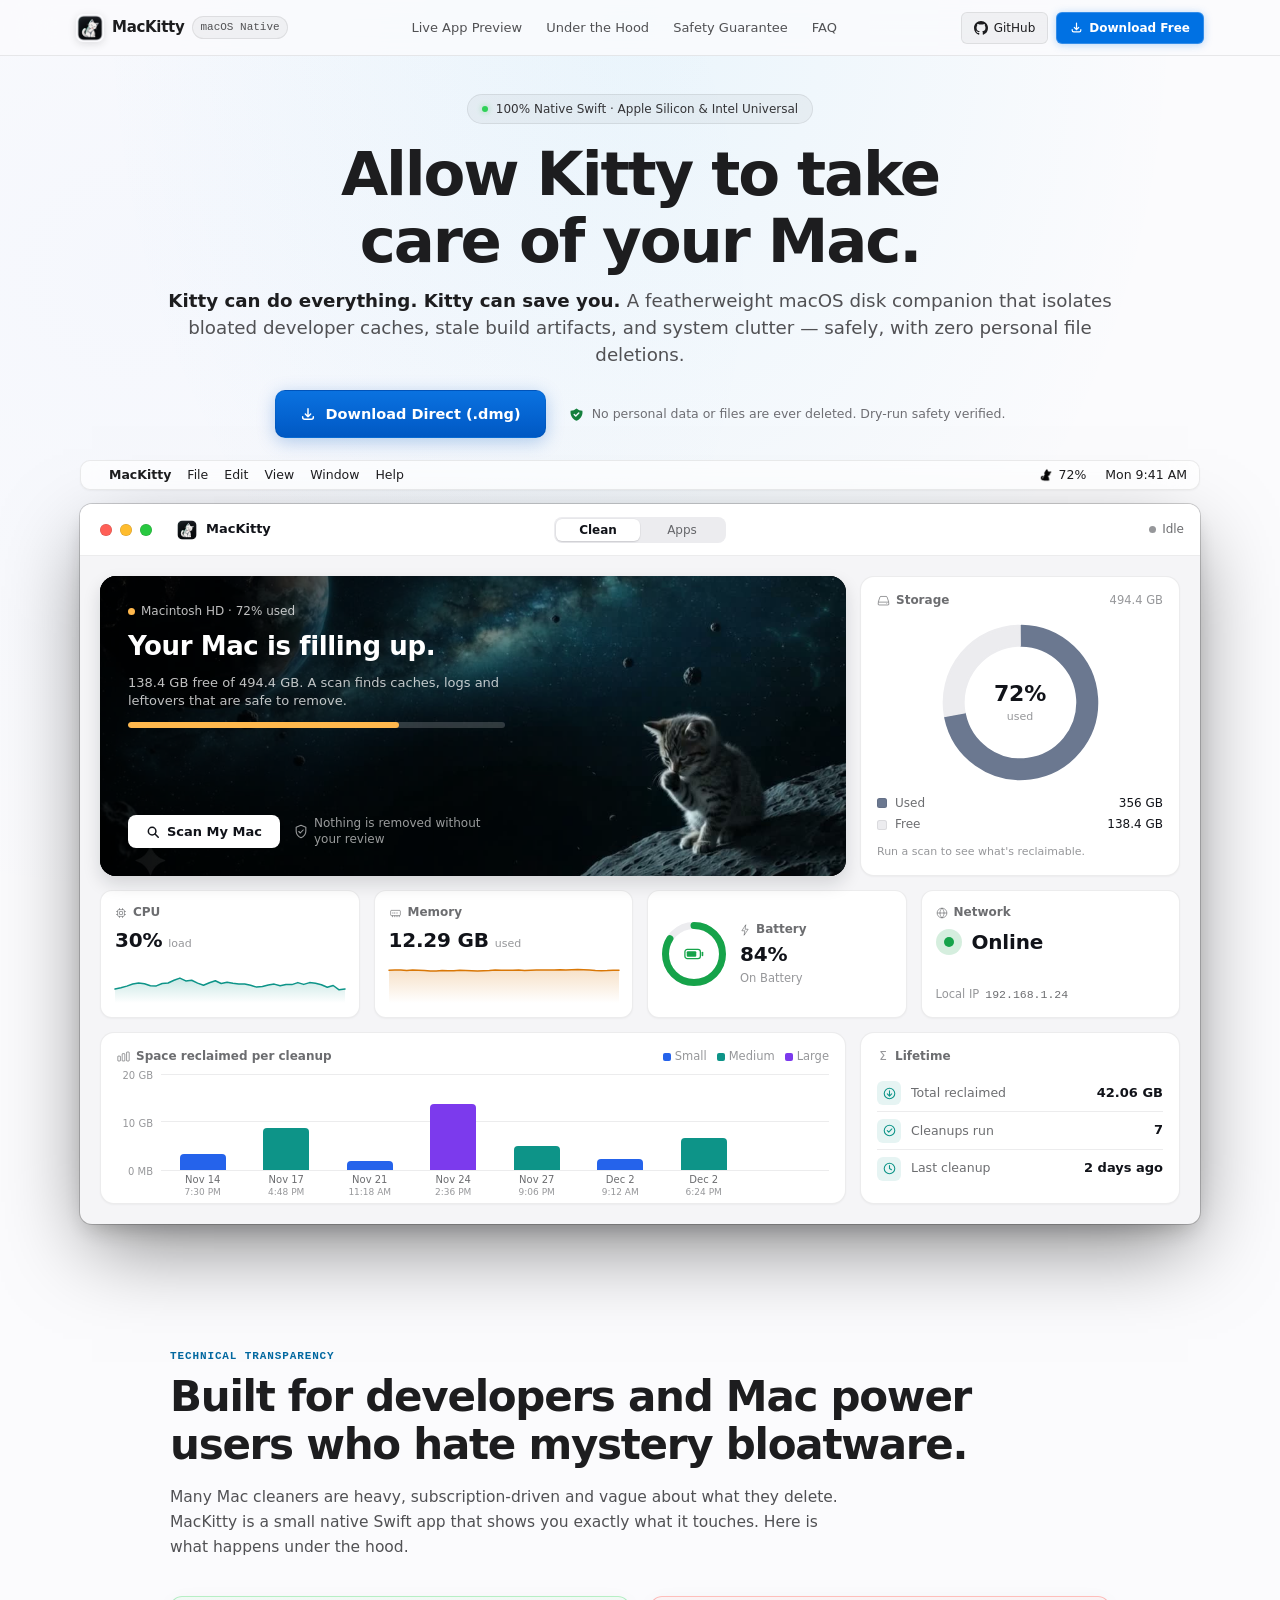
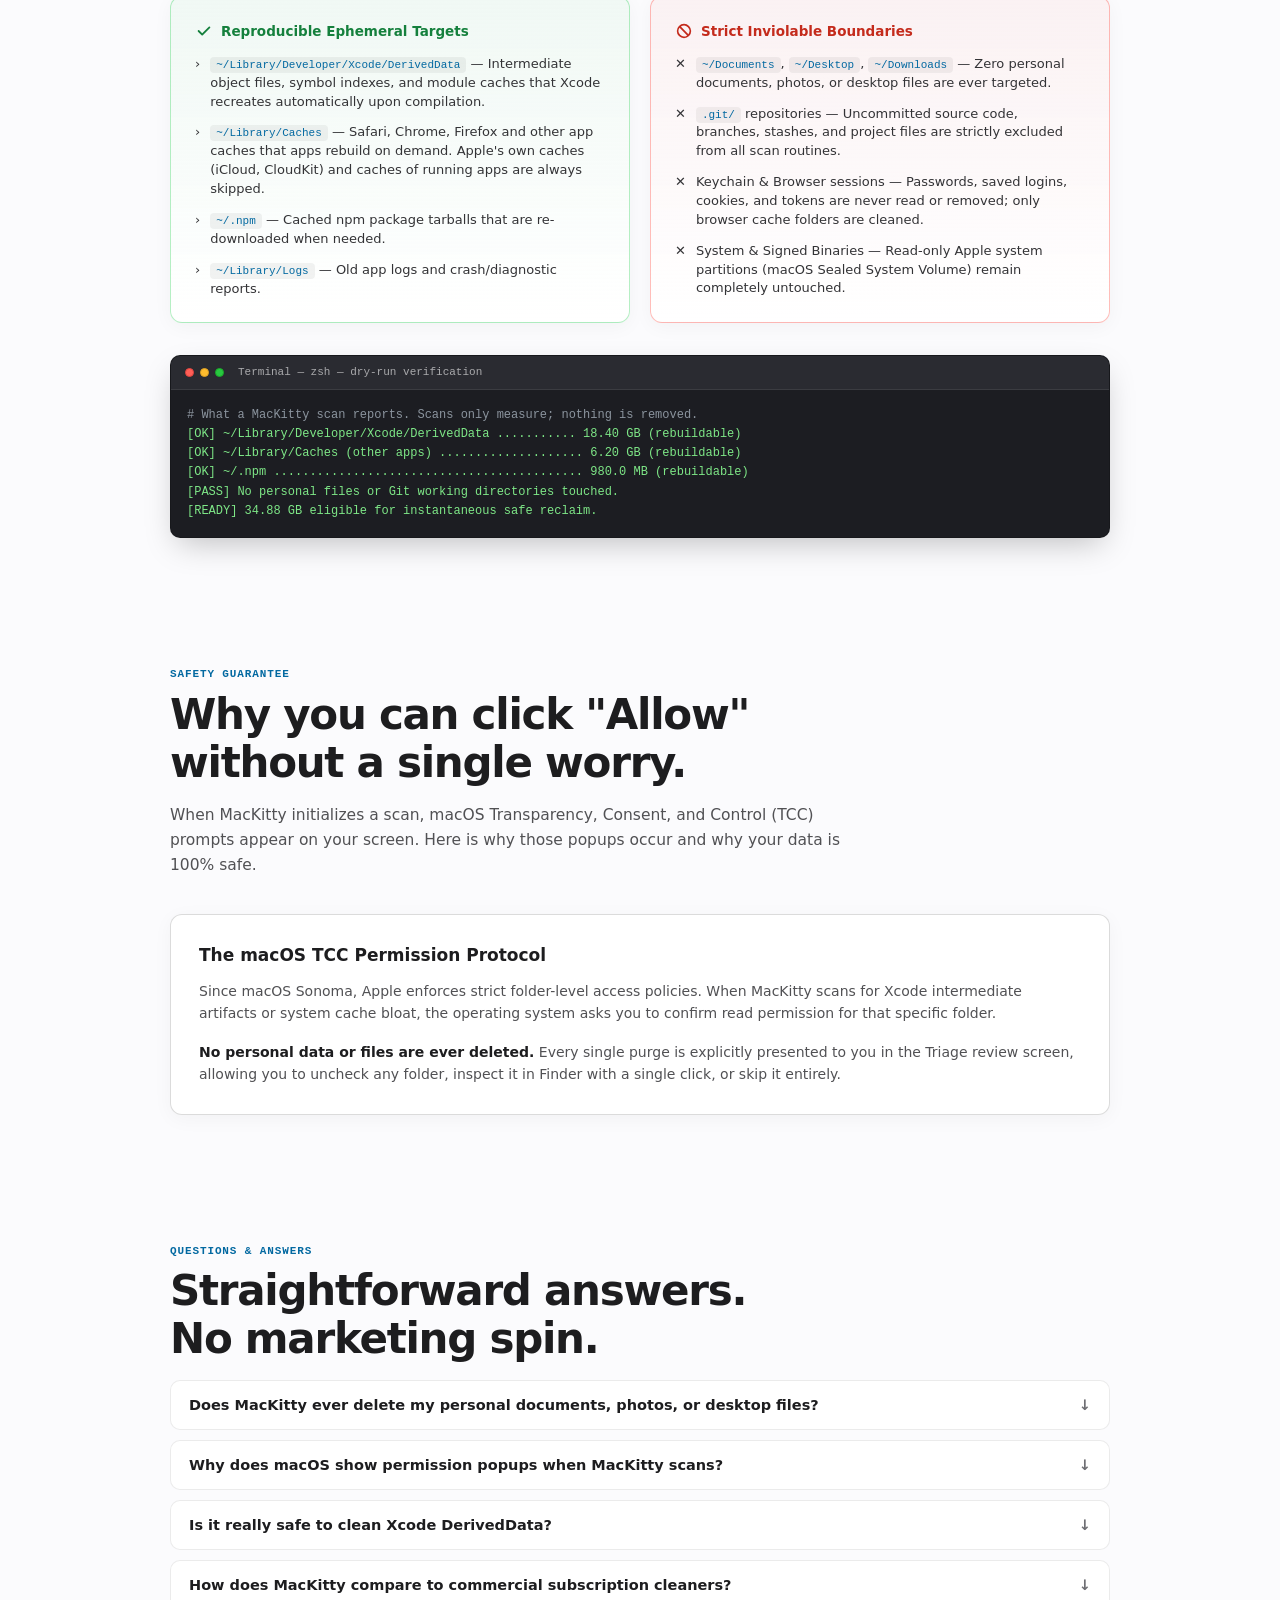
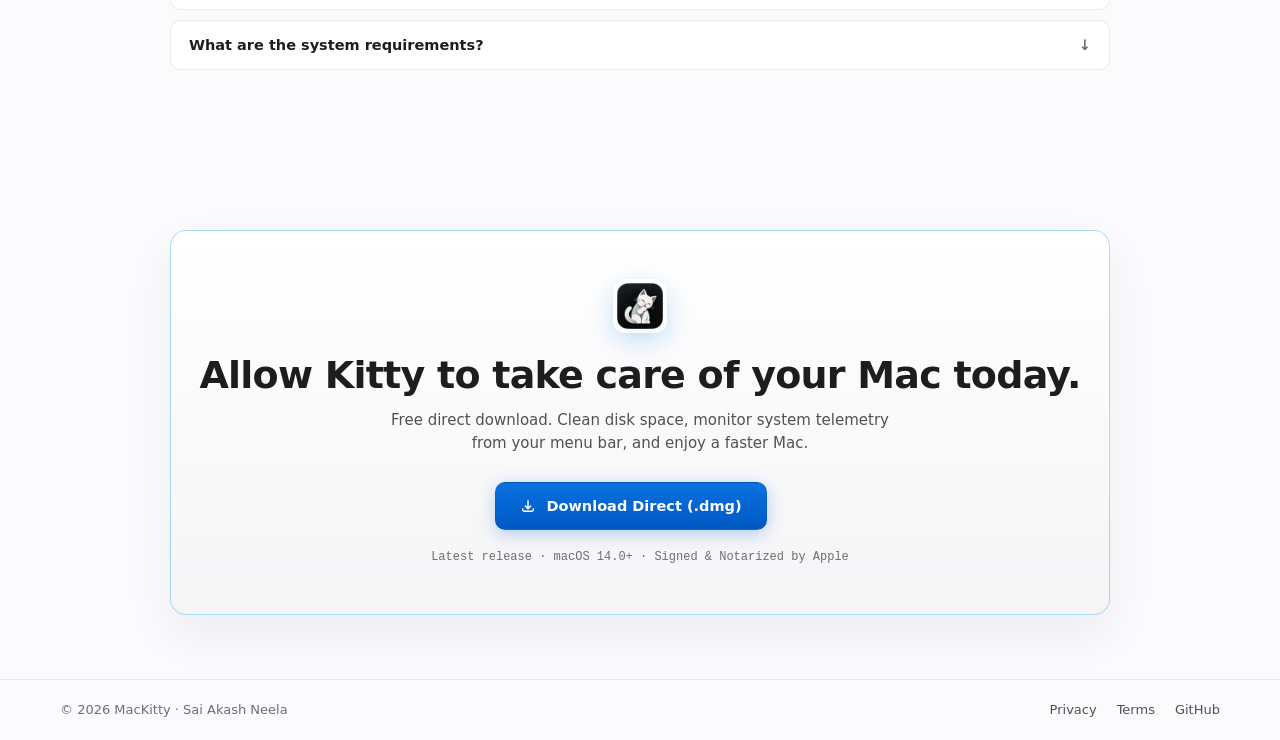
<file: website/index.html>
<!DOCTYPE html>
<html lang="en">
<!-- MacKitty · 100% Native macOS Companion -->
<head>
  <meta charset="UTF-8">
  <script defer src="https://pilotfox.app/api/s.js" data-site="cicjl8fo32t00p7p"></script>
  <meta name="viewport" content="width=device-width, initial-scale=1.0, viewport-fit=cover">
  <meta name="color-scheme" content="light">
  <meta name="theme-color" content="#fbfbfd">
  
  <title>MacKitty — Fast, Safe & Free Native Mac Cleaner</title>
  <meta name="description" content="Allow Kitty to take care of your Mac. Safely clear Xcode DerivedData, browser and npm caches and old logs. You review everything first. 100% native Swift.">
  <meta name="keywords" content="Mac cleaner, clean my mac, mac disk cleaner, Xcode cache cleaner, developer mac cleanup, native swift mac app, apple silicon cleaner">
  <meta name="author" content="Sai Akash Neela">
  <meta name="robots" content="index, follow, max-image-preview:large">
  <link rel="canonical" href="https://mackitty.com/">

  <!-- Open Graph -->
  <meta property="og:type" content="website">
  <meta property="og:url" content="https://mackitty.com/">
  <meta property="og:title" content="MacKitty — Allow Kitty to Take Care of Your Mac">
  <meta property="og:description" content="Kitty can do everything. Kitty can save you. Reclaim tens of gigabytes of developer caches and system residue safely with a native Mac companion.">
  <meta property="og:image" content="https://mackitty.com/assets/og-image.jpg">
  <meta property="og:image:type" content="image/jpeg">
  <meta property="og:image:width" content="1200">
  <meta property="og:image:height" content="630">
  <meta property="og:image:alt" content="MacKitty app icon with the tagline: Allow Kitty to take care of your Mac. Fast, safe, 100% native Mac cleaner.">
  <meta property="og:locale" content="en_US">
  <meta property="og:site_name" content="MacKitty">

  <!-- Twitter Card -->
  <meta name="twitter:card" content="summary_large_image">
  <meta name="twitter:title" content="MacKitty — Allow Kitty to Take Care of Your Mac">
  <meta name="twitter:description" content="Kitty can do everything. Kitty can save you. Zero personal file deletions. 100% Native Swift for macOS.">
  <meta name="twitter:image" content="https://mackitty.com/assets/og-image.jpg">
  <meta name="twitter:image:alt" content="MacKitty app icon with the tagline: Allow Kitty to take care of your Mac. Fast, safe, 100% native Mac cleaner.">

  <!-- Favicon and App Icons -->
  <link rel="icon" type="image/png" sizes="64x64" href="assets/favicon.png">
  <link rel="apple-touch-icon" sizes="180x180" href="assets/apple-touch-icon.png">

  <!-- Stylesheet -->
  <link rel="stylesheet" href="styles.css?v=6c8e9130">

  <!-- Structured JSON-LD Schema (King Status SEO & AI Search Engine Graph) -->
  <script type="application/ld+json">
  {
    "@context": "https://schema.org",
    "@graph": [
      {
        "@type": "SoftwareApplication",
        "@id": "https://mackitty.com/#app",
        "name": "MacKitty",
        "url": "https://mackitty.com/",
        "downloadUrl": "https://github.com/SaiAkashNeela/mackitty/releases/latest/download/MacKitty.dmg",
        "operatingSystem": "macOS 14.0 or later",
        "applicationCategory": "UtilitiesApplication",
        "offers": {
          "@type": "Offer",
          "price": "0",
          "priceCurrency": "USD"
        },
        "description": "MacKitty is a safe, featherweight macOS system companion. Reclaims gigabytes of safe developer caches, Xcode build artifacts, and system residues without ever touching personal documents. Allow kitty to take care of your mac.",
        "image": "https://mackitty.com/assets/logo.png",
        "author": {
          "@type": "Person",
          "name": "Sai Akash Neela",
          "url": "https://saiakashneela.com"
        },
        "creator": {
          "@type": "Person",
          "name": "Sai Akash",
          "url": "https://saiakash.dev"
        },
        "publisher": {
          "@id": "https://geeksdesigns.com/#organization"
        }
      },
      {
        "@type": "Organization",
        "@id": "https://geeksdesigns.com/#organization",
        "name": "Geeks Designs",
        "url": "https://geeksdesigns.com"
      },
      {
        "@type": "WebSite",
        "@id": "https://mackitty.com/#website",
        "url": "https://mackitty.com/",
        "name": "MacKitty",
        "description": "Allow Kitty to take care of your Mac. Kitty can do everything, Kitty can save you. Native macOS disk and memory companion.",
        "publisher": {
          "@id": "https://geeksdesigns.com/#organization"
        }
      },
      {
        "@type": "FAQPage",
        "@id": "https://mackitty.com/#faq",
        "mainEntity": [
          {
            "@type": "Question",
            "name": "Does MacKitty ever delete my personal documents, photos, or desktop files?",
            "acceptedAnswer": {
              "@type": "Answer",
              "text": "Never. No personal data or files are ever deleted. MacKitty enforces an absolute strict boundary: it inspects solely regenerable build directories (like ~/Library/Developer/Xcode/DerivedData), package manager caches, and system log residue. Your Documents, Desktop, Pictures, and iCloud folders are never touched."
            }
          },
          {
            "@type": "Question",
            "name": "Why does macOS show permission popups when MacKitty scans?",
            "acceptedAnswer": {
              "@type": "Answer",
              "text": "macOS requires user consent for an application to read metadata from developer folders and application caches. When prompted, simply click Allow so MacKitty can accurately report recoverable disk space. Nothing is modified or purged during the scan phase."
            }
          },
          {
            "@type": "Question",
            "name": "Is it really safe to clean Xcode DerivedData?",
            "acceptedAnswer": {
              "@type": "Answer",
              "text": "Yes, 100%. DerivedData holds temporary build artifacts, index files, and intermediate logs that Xcode produces while compiling apps. Deleting it is standard developer procedure to fix mysterious Xcode compilation glitches, and Xcode will automatically recreate fresh indexes upon your next build."
            }
          },
          {
            "@type": "Question",
            "name": "How does MacKitty compare to commercial subscription cleaners?",
            "acceptedAnswer": {
              "@type": "Answer",
              "text": "Commercial cleaners are typically 300+ MB utilities that install background launch daemons, phone home with telemetry, and demand recurring monthly fees. MacKitty is 100% pure Swift, consumes zero CPU in the background, has zero telemetry, and is free of subscription nag screens."
            }
          },
          {
            "@type": "Question",
            "name": "What are the system requirements for MacKitty?",
            "acceptedAnswer": {
              "@type": "Answer",
              "text": "MacKitty requires macOS 14.0 (Sonoma) or macOS 15.0 (Sequoia). It is compiled as a Universal Binary with native optimizations for Apple Silicon (M1, M2, M3, M4, Pro, Max, Ultra) as well as Intel 64-bit processors."
            }
          }
        ]
      }
    ]
  }
  </script>
</head>

<body>
  <!-- Atmosphere Background -->
  <div class="page-atmosphere"></div>

  <!-- Header Navigation -->
  <header class="site-header">
    <div class="header-container">
      <a href="#" class="brand-badge">
        <img src="assets/logo-256.png" alt="MacKitty Icon" class="brand-icon" width="28" height="28">
        <span class="brand-name">MacKitty</span>
        <span class="brand-tag">macOS Native</span>
      </a>

      <nav class="nav-links">
        <a href="#app-preview" class="nav-link">Live App Preview</a>
        <a href="#under-the-hood" class="nav-link">Under the Hood</a>
        <a href="#safety-guarantee" class="nav-link">Safety Guarantee</a>
        <a href="#faq" class="nav-link">FAQ</a>
      </nav>

      <div class="header-actions">
        <a href="https://github.com/SaiAkashNeela/mackitty" target="_blank" rel="noopener" class="btn-header-github" title="MacKitty on GitHub">
          <svg width="14" height="14" viewBox="0 0 24 24" fill="currentColor"><path d="M12 0C5.37 0 0 5.37 0 12c0 5.31 3.435 9.795 8.205 11.385.6.105.825-.255.825-.57 0-.285-.015-1.23-.015-2.235-3.015.555-3.795-.735-4.035-1.41-.135-.345-.72-1.41-1.23-1.695-.42-.225-1.02-.78-.015-.795.945-.015 1.62.87 1.845 1.23 1.08 1.815 2.805 1.305 3.495.99.105-.78.42-1.305.765-1.605-2.67-.3-5.46-1.335-5.46-5.925 0-1.305.465-2.385 1.23-3.225-.12-.3-.54-1.53.12-3.18 0 0 1.005-.315 3.3 1.23.96-.27 1.98-.405 3-.405s2.04.135 3 .405c2.295-1.56 3.3-1.23 3.3-1.23.66 1.65.24 2.88.12 3.18.765.84 1.23 1.905 1.23 3.225 0 4.605-2.805 5.625-5.475 5.925.435.375.81 1.095.81 2.22 0 1.605-.015 2.895-.015 3.3 0 .315.225.69.825.57A12.02 12.02 0 0024 12c0-6.63-5.37-12-12-12z"/></svg>
          GitHub
        </a>
        <a href="https://github.com/SaiAkashNeela/mackitty/releases/latest/download/MacKitty.dmg" class="btn-header-download">
          <svg width="13" height="13" fill="none" stroke="currentColor" viewBox="0 0 24 24"><path stroke-linecap="round" stroke-linejoin="round" stroke-width="2.2" d="M4 16v1a3 3 0 003 3h10a3 3 0 003-3v-1m-4-4l-4 4m0 0l-4-4m4 4V4"/></svg>
          <span class="btn-download-text">Download Free</span>
        </a>

        <!-- Mobile Nav Toggle Button -->
        <button id="btn-mobile-nav-toggle" class="btn-mobile-toggle" aria-label="Toggle Navigation Menu" aria-expanded="false">
          <span class="hamburger-bar"></span>
          <span class="hamburger-bar"></span>
          <span class="hamburger-bar"></span>
        </button>
      </div>
    </div>

    <!-- Mobile Navigation Drawer -->
    <div id="mobile-nav-drawer" class="mobile-nav-drawer" aria-hidden="true">
      <div class="mobile-nav-backdrop" id="mobile-nav-backdrop"></div>
      <div class="mobile-nav-content">
        <div class="mobile-nav-links">
          <a href="#app-preview" class="mobile-nav-link">
            <svg width="18" height="18" fill="none" stroke="currentColor" viewBox="0 0 24 24"><path stroke-linecap="round" stroke-linejoin="round" stroke-width="2" d="M9.75 17L9 20l-1 1h8l-1-1-.75-3M3 13h18M5 17h14a2 2 0 002-2V5a2 2 0 00-2-2H5a2 2 0 00-2 2v10a2 2 0 002 2z"/></svg>
            <span>Live App Preview</span>
          </a>
          <a href="#under-the-hood" class="mobile-nav-link">
            <svg width="18" height="18" fill="none" stroke="currentColor" viewBox="0 0 24 24"><path stroke-linecap="round" stroke-linejoin="round" stroke-width="2" d="M10 20l4-16m4 4l4 4-4 4M6 16l-4-4 4-4"/></svg>
            <span>Under the Hood</span>
          </a>
          <a href="#safety-guarantee" class="mobile-nav-link">
            <svg width="18" height="18" fill="none" stroke="currentColor" viewBox="0 0 24 24"><path stroke-linecap="round" stroke-linejoin="round" stroke-width="2" d="M9 12l2 2 4-4m5.618-4.016A11.955 11.955 0 0112 2.944a11.955 11.955 0 01-8.618 3.04A12.02 12.02 0 003 9c0 5.591 3.824 10.29 9 11.622 5.176-1.332 9-6.03 9-11.622 0-1.042-.133-2.052-.382-3.016z"/></svg>
            <span>Safety Guarantee</span>
          </a>
          <a href="#faq" class="mobile-nav-link">
            <svg width="18" height="18" fill="none" stroke="currentColor" viewBox="0 0 24 24"><path stroke-linecap="round" stroke-linejoin="round" stroke-width="2" d="M8.228 9c.549-1.165 2.03-2 3.772-2 2.21 0 4 1.343 4 3 0 1.4-1.278 2.575-3.006 2.907-.542.104-.994.54-.994 1.093m0 3h.01M21 12a9 9 0 11-18 0 9 9 0 0118 0z"/></svg>
            <span>Frequently Asked Questions</span>
          </a>
          <a href="#privacy" class="mobile-nav-link" data-legal="privacy">
            <svg width="18" height="18" fill="none" stroke="currentColor" viewBox="0 0 24 24"><path stroke-linecap="round" stroke-linejoin="round" stroke-width="2" d="M12 15v2m-6 4h12a2 2 0 002-2v-6a2 2 0 00-2-2H6a2 2 0 00-2 2v6a2 2 0 002 2zm10-10V7a4 4 0 00-8 0v4h8z"/></svg>
            <span>Privacy Policy</span>
          </a>
          <a href="#terms" class="mobile-nav-link" data-legal="terms">
            <svg width="18" height="18" fill="none" stroke="currentColor" viewBox="0 0 24 24"><path stroke-linecap="round" stroke-linejoin="round" stroke-width="2" d="M9 12h6m-6 4h6m2 5H7a2 2 0 01-2-2V5a2 2 0 012-2h5.586a1 1 0 01.707.293l5.414 5.414a1 1 0 01.293.707V19a2 2 0 01-2 2z"/></svg>
            <span>Terms of Service</span>
          </a>
        </div>

        <div class="mobile-nav-actions">
          <a href="https://github.com/SaiAkashNeela/mackitty/releases/latest/download/MacKitty.dmg" class="mobile-btn-download">
            <svg width="16" height="16" fill="none" stroke="currentColor" viewBox="0 0 24 24"><path stroke-linecap="round" stroke-linejoin="round" stroke-width="2.2" d="M4 16v1a3 3 0 003 3h10a3 3 0 003-3v-1m-4-4l-4 4m0 0l-4-4m4 4V4"/></svg>
            <span>Download Free MacKitty.dmg</span>
          </a>
          <div class="mobile-actions-row">
            <a href="https://github.com/SaiAkashNeela/mackitty" target="_blank" rel="noopener" class="mobile-btn-secondary">
              <svg width="16" height="16" viewBox="0 0 24 24" fill="currentColor"><path d="M12 0C5.37 0 0 5.37 0 12c0 5.31 3.435 9.795 8.205 11.385.6.105.825-.255.825-.57 0-.285-.015-1.23-.015-2.235-3.015.555-3.795-.735-4.035-1.41-.135-.345-.72-1.41-1.23-1.695-.42-.225-1.02-.78-.015-.795.945-.015 1.62.87 1.845 1.23 1.08 1.815 2.805 1.305 3.495.99.105-.78.42-1.305.765-1.605-2.67-.3-5.46-1.335-5.46-5.925 0-1.305.465-2.385 1.23-3.225-.12-.3-.54-1.53.12-3.18 0 0 1.005-.315 3.3 1.23.96-.27 1.98-.405 3-.405s2.04.135 3 .405c2.295-1.56 3.3-1.23 3.3-1.23.66 1.65.24 2.88.12 3.18.765.84 1.23 1.905 1.23 3.225 0 4.605-2.805 5.625-5.475 5.925.435.375.81 1.095.81 2.22 0 1.605-.015 2.895-.015 3.3 0 .315.225.69.825.57A12.02 12.02 0 0024 12c0-6.63-5.37-12-12-12z"/></svg>
              <span>GitHub Repo</span>
            </a>
            <a href="https://github.com/SaiAkashNeela/mackitty" target="_blank" rel="noopener" class="mobile-btn-secondary">
              <span>@SaiAkashNeela</span>
            </a>
          </div>
        </div>
      </div>
    </div>
  </header>

  <!-- Hero Section -->
  <main>
    <section class="hero-section">
      <div class="hero-pill-badge">
        <span class="hero-pill-dot"></span>
        <span>100% Native Swift · Apple Silicon & Intel Universal</span>
      </div>

      <h1 class="hero-title">
        Allow Kitty to take care of your Mac.
      </h1>

      <p class="hero-subtitle">
        <strong>Kitty can do everything. Kitty can save you.</strong><br>
        A featherweight macOS disk companion that isolates bloated developer caches, stale build artifacts, and system clutter — safely, with zero personal file deletions.
      </p>

      <div class="hero-cta-group">
        <a href="https://github.com/SaiAkashNeela/mackitty/releases/latest/download/MacKitty.dmg" class="btn-primary-mac">
          <svg width="16" height="16" fill="none" stroke="currentColor" viewBox="0 0 24 24"><path stroke-linecap="round" stroke-linejoin="round" stroke-width="2.2" d="M4 16v1a3 3 0 003 3h10a3 3 0 003-3v-1m-4-4l-4 4m0 0l-4-4m4 4V4"/></svg>
          <span>Download Direct (.dmg)</span>
        </a>
      </div>

      <div class="hero-trust-row">
        <svg width="15" height="15" viewBox="0 0 20 20" fill="currentColor"><path fill-rule="evenodd" d="M10 1.944A11.954 11.954 0 012.166 5C2.056 5.649 2 6.319 2 7c0 5.225 3.34 9.67 8 11.317C14.66 16.67 18 12.225 18 7c0-.682-.057-1.35-.166-2.001A11.954 11.954 0 0110 1.944zm3.707 6.763a1 1 0 00-1.414-1.414L9 10.586 7.707 9.293a1 1 0 00-1.414 1.414l2 2a1 1 0 001.414 0l4-4z" clip-rule="evenodd"/></svg>
        <span>No personal data or files are ever deleted. Dry-run safety verified.</span>
      </div>
    </section>

    <!-- ====================================================================
         PIXEL-FAITHFUL NATIVE MACOS APP WINDOW (Exact Replica of SimpleDashboardView)
         ==================================================================== -->
    <section id="app-preview" class="showcase-stage" aria-label="Interactive MacKitty app preview">
      <!-- Simulated macOS menu bar with the MacKitty menu-bar extra -->
      <div class="companion-bar">
        <div class="companion-left">
          <span class="apple-icon"></span>
          <span class="app-item">MacKitty</span>
          <span class="menu-item">File</span>
          <span class="menu-item">Edit</span>
          <span class="menu-item">View</span>
          <span class="menu-item">Window</span>
          <span class="menu-item">Help</span>
        </div>
        <div class="companion-right">
          <button id="tray-toggle-btn" class="tray-icon-btn" title="Open the MacKitty menu bar popover" aria-haspopup="dialog" aria-expanded="false">
            <img src="assets/tray_icon.png" alt="" class="tray-icon-img">
            <span id="tray-menubar-pct">72%</span>
          </button>
          <span class="menu-clock">Mon 9:41 AM</span>

          <!-- Menu bar popover (TrayMiniDashboardView) -->
          <div id="tray-popover" class="tray-popover" role="dialog" aria-label="MacKitty menu bar">
            <div class="tray-head">
              <img src="assets/logo-256.png" alt="" class="tray-head-logo" width="32" height="32">
              <div class="tray-head-text">
                <div class="tray-head-title">MacKitty</div>
                <div class="tray-head-status"><span id="tray-status-dot" class="tray-dot"></span><span id="tray-status-text">Storage filling up</span></div>
              </div>
              <button class="tray-window-btn" id="tray-open-window" title="Open MacKitty window" aria-label="Open MacKitty window">
                <svg width="18" height="15" viewBox="0 0 18 15" fill="none" stroke="currentColor" stroke-width="1.3"><rect x="1" y="1" width="16" height="13" rx="2.5"/><path d="M1 4.5h16" stroke-width="1"/><circle cx="3.6" cy="2.8" r=".5" fill="currentColor" stroke="none"/><circle cx="5.3" cy="2.8" r=".5" fill="currentColor" stroke="none"/><circle cx="7" cy="2.8" r=".5" fill="currentColor" stroke="none"/></svg>
              </button>
            </div>

            <div class="tray-card tray-disk">
              <div class="tray-ring">
                <svg viewBox="0 0 58 58"><circle cx="29" cy="29" r="25.5" class="ring-track"/><circle id="tray-ring-arc" cx="29" cy="29" r="25.5" class="ring-arc" pathLength="100" stroke-dasharray="72 100"/></svg>
                <span id="tray-ring-pct">72%</span>
              </div>
              <div class="tray-disk-text">
                <div class="tray-disk-name">Macintosh HD</div>
                <div class="tray-disk-free"><span id="tray-free">138.4 GB</span> <small>free</small></div>
                <div class="tray-disk-used" id="tray-used">356 GB of 494.4 GB used</div>
              </div>
            </div>

            <div class="tray-card tray-stats">
              <div class="tray-stat-row">
                <span class="tray-stat-icon"><svg width="15" height="15" viewBox="0 0 16 16" fill="none" stroke="currentColor" stroke-width="1.2"><rect x="3.5" y="3.5" width="9" height="9" rx="1.5"/><rect x="6" y="6" width="4" height="4" rx=".5"/><path d="M6 1.5v2M10 1.5v2M6 12.5v2M10 12.5v2M1.5 6h2M1.5 10h2M12.5 6h2M12.5 10h2"/></svg></span>
                <span class="tray-stat-label">CPU</span>
                <svg class="tray-spark" id="tray-spark-cpu" viewBox="0 0 70 18" preserveAspectRatio="none"></svg>
                <span class="tray-stat-val" id="tray-cpu-val">28%</span>
              </div>
              <div class="tray-stat-row">
                <span class="tray-stat-icon"><svg width="15" height="15" viewBox="0 0 16 16" fill="none" stroke="currentColor" stroke-width="1.2"><rect x="1.5" y="4.5" width="13" height="7" rx="1.2"/><path d="M4 11.5v2M7 11.5v2M10 11.5v2M13 11.5v2M4.5 7v2M7 7v2M10 7v2"/></svg></span>
                <span class="tray-stat-label">Memory</span>
                <svg class="tray-spark" id="tray-spark-mem" viewBox="0 0 70 18" preserveAspectRatio="none"></svg>
                <span class="tray-stat-val" id="tray-mem-val">77% used</span>
              </div>
              <div class="tray-stat-row">
                <span class="tray-stat-icon"><svg width="17" height="15" viewBox="0 0 18 16" fill="none" stroke="currentColor" stroke-width="1.2"><rect x="1.5" y="4" width="13" height="8" rx="2"/><rect x="3.3" y="5.8" width="7.5" height="4.4" rx="1" fill="currentColor" stroke="none"/><path d="M16 6.8v2.4" stroke-linecap="round" stroke-width="1.4"/></svg></span>
                <span class="tray-stat-label">Battery</span>
                <span class="tray-bat-bar"><span style="width: 84%"></span></span>
                <span class="tray-stat-val">84%</span>
              </div>
              <div class="tray-stat-row">
                <span class="tray-stat-icon"><svg width="16" height="14" viewBox="0 0 16 14" fill="none" stroke="currentColor" stroke-width="1.5" stroke-linecap="round"><path d="M1.5 5a9.5 9.5 0 0 1 13 0M3.8 7.6a6.2 6.2 0 0 1 8.4 0M6.1 10.1a2.9 2.9 0 0 1 3.8 0"/><circle cx="8" cy="12.3" r=".9" fill="currentColor" stroke="none"/></svg></span>
                <span class="tray-stat-label">Network</span>
                <span class="tray-net"><span class="tray-dot tray-dot-ok"></span></span>
                <span class="tray-stat-val">Online</span>
              </div>
            </div>

            <button class="tray-primary" id="tray-scan-action">
              <svg width="15" height="15" viewBox="0 0 24 24" fill="none" stroke="currentColor" stroke-width="2.6" stroke-linecap="round"><circle cx="10.5" cy="10.5" r="6.5"/><path d="M15.5 15.5 21 21"/></svg>
              <span id="tray-scan-label">Scan My Mac</span>
            </button>

            <div class="tray-foot">
              <button class="tray-text-btn" id="tray-about">About</button>
              <button class="tray-text-btn" id="tray-quit">Quit</button>
            </div>
          </div>
        </div>
      </div>

      <!-- Native macOS window (SimpleDashboardView), rendered at 1120x720 and scaled to fit -->
      <div class="mac-window-frame" id="mac-window-frame">
        <div class="mac-window" id="mac-window">
          <!-- Top bar -->
          <div class="mk-topbar">
            <div class="mk-traffic" aria-hidden="true">
              <span class="mk-tl mk-tl-close"></span>
              <span class="mk-tl mk-tl-min"></span>
              <span class="mk-tl mk-tl-zoom"></span>
            </div>
            <div class="mk-brand">
              <img src="assets/logo-256.png" alt="" width="22" height="22">
              <span>MacKitty</span>
            </div>
            <div class="mk-seg mk-topseg" role="tablist" aria-label="MacKitty sections">
              <button class="mk-seg-btn active" role="tab" aria-selected="true" data-app-tab="clean">Clean</button>
              <button class="mk-seg-btn" role="tab" aria-selected="false" data-app-tab="apps">Apps</button>
            </div>
            <div class="mk-status">
              <span id="window-status-dot" class="mk-status-dot"></span>
              <span id="window-status-label">Idle</span>
            </div>
          </div>

          <div class="mk-body">
            <!-- ============ OVERVIEW ============ -->
            <div id="screen-welcome" class="mk-screen mk-overview active">
              <div class="mk-row-top">
                <!-- Hero video card -->
                <div class="mk-hero" id="mk-hero">
                  <video id="mk-hero-video" class="mk-video" autoplay loop muted playsinline preload="auto" poster="assets/bg-poster.jpg" src="assets/bg.mp4"></video>
                  <div class="mk-hero-scrim"></div>
                  <div class="mk-hero-content">
                    <div class="mk-hero-status"><span class="mk-hero-dot" id="hero-dot"></span><span id="hero-status">Macintosh HD · 72% used</span></div>
                    <h3 class="mk-hero-title" id="hero-title">Your Mac is filling up.</h3>
                    <p class="mk-hero-sub" id="hero-sub">138.4 GB free of 494.4 GB. A scan finds caches, logs and leftovers that are safe to remove.</p>
                    <div class="mk-hero-bar"><span id="hero-bar-fill" style="width: 72%"></span></div>
                    <div class="mk-hero-actions">
                      <button class="mk-btn-onvideo" id="btn-start-scan">
                        <svg width="14" height="14" viewBox="0 0 24 24" fill="none" stroke="currentColor" stroke-width="2.6" stroke-linecap="round"><circle cx="10.5" cy="10.5" r="6.5"/><path d="M15.5 15.5 21 21"/></svg>
                        <span>Scan My Mac</span>
                      </button>
                      <span class="mk-hero-note">
                        <svg width="14" height="15" viewBox="0 0 16 18" fill="none" stroke="currentColor" stroke-width="1.3" stroke-linejoin="round"><path d="M8 1.5 2.2 3.8v4.6c0 3.7 2.5 6.8 5.8 8.1 3.3-1.3 5.8-4.4 5.8-8.1V3.8L8 1.5Z"/><path d="m5.4 9 1.8 1.8 3.4-3.6" stroke-linecap="round"/></svg>
                        <span>Nothing is removed without your review</span>
                      </span>
                    </div>
                  </div>
                  <button class="mk-video-toggle" id="mk-video-toggle" title="Pause animation" aria-label="Pause animation">
                    <svg class="ic-pause" width="11" height="11" viewBox="0 0 12 12" fill="currentColor"><rect x="2" y="1.5" width="2.8" height="9" rx=".8"/><rect x="7.2" y="1.5" width="2.8" height="9" rx=".8"/></svg>
                    <svg class="ic-play" width="11" height="11" viewBox="0 0 12 12" fill="currentColor"><path d="M3 1.8v8.4c0 .5.5.8.9.5l6.6-4.2c.4-.2.4-.8 0-1L3.9 1.3c-.4-.3-.9 0-.9.5Z"/></svg>
                  </button>
                </div>

                <!-- Storage donut -->
                <div class="mk-card mk-donut-card">
                  <div class="mk-card-title">
                    <svg class="mk-ct-icon" width="13" height="11" viewBox="0 0 16 13" fill="none" stroke="currentColor" stroke-width="1.2"><path d="M1.5 8.5 3.6 2.3c.2-.5.6-.8 1.1-.8h6.6c.5 0 .9.3 1.1.8l2.1 6.2"/><rect x="1.5" y="8.5" width="13" height="3.5" rx="1"/><circle cx="12" cy="10.25" r=".6" fill="currentColor" stroke="none"/></svg>
                    <span>Storage</span>
                    <span class="mk-ct-accessory num" id="donut-capacity">494.4 GB</span>
                  </div>
                  <div class="mk-donut-wrap">
                    <svg class="mk-donut" id="mk-donut" viewBox="0 0 200 200" aria-label="Storage breakdown"></svg>
                    <div class="mk-donut-center">
                      <div class="mk-donut-big num" id="donut-big">72%</div>
                      <div class="mk-donut-small" id="donut-small">used</div>
                    </div>
                  </div>
                  <div class="mk-legend" id="mk-legend"></div>
                  <div class="mk-donut-note" id="donut-note">Run a scan to see what's reclaimable.</div>
                </div>
              </div>

              <!-- System row -->
              <div class="mk-row-sys">
                <div class="mk-card mk-tile mk-metric" id="tile-cpu" data-metric="cpu" title="Click for more CPU details. Hover the chart to read past values.">
                  <div class="mk-card-title">
                    <svg class="mk-ct-icon" width="12" height="12" viewBox="0 0 16 16" fill="none" stroke="currentColor" stroke-width="1.2"><rect x="3.5" y="3.5" width="9" height="9" rx="1.5"/><rect x="6" y="6" width="4" height="4" rx=".5"/><path d="M6 1.5v2M10 1.5v2M6 12.5v2M10 12.5v2M1.5 6h2M1.5 10h2M12.5 6h2M12.5 10h2"/></svg>
                    <span>CPU</span>
                    <svg class="mk-ct-accessory mk-cycle" width="10" height="10" viewBox="0 0 16 16" fill="none" stroke="currentColor" stroke-width="1.8" stroke-linecap="round"><path d="M13.5 6A6 6 0 0 0 3 4.2M2.5 10A6 6 0 0 0 13 11.8"/><path d="M3 1.5v2.8h2.8M13 14.5v-2.8h-2.8"/></svg>
                  </div>
                  <div class="mk-metric-val"><span class="mk-mv num" id="cpu-val">28%</span><span class="mk-mc" id="cpu-cap">load</span></div>
                  <div class="mk-spark" id="spark-cpu"></div>
                </div>

                <div class="mk-card mk-tile mk-metric" id="tile-mem" data-metric="mem" title="Click for more memory details. Hover the chart to read past values.">
                  <div class="mk-card-title">
                    <svg class="mk-ct-icon" width="13" height="12" viewBox="0 0 16 16" fill="none" stroke="currentColor" stroke-width="1.2"><rect x="1.5" y="4.5" width="13" height="7" rx="1.2"/><path d="M4 11.5v2M7 11.5v2M10 11.5v2M13 11.5v2M4.5 7v2M7 7v2M10 7v2"/></svg>
                    <span>Memory</span>
                    <svg class="mk-ct-accessory mk-cycle" width="10" height="10" viewBox="0 0 16 16" fill="none" stroke="currentColor" stroke-width="1.8" stroke-linecap="round"><path d="M13.5 6A6 6 0 0 0 3 4.2M2.5 10A6 6 0 0 0 13 11.8"/><path d="M3 1.5v2.8h2.8M13 14.5v-2.8h-2.8"/></svg>
                  </div>
                  <div class="mk-metric-val"><span class="mk-mv num" id="mem-val">12.35 GB</span><span class="mk-mc" id="mem-cap">used</span></div>
                  <div class="mk-spark" id="spark-mem"></div>
                </div>

                <div class="mk-card mk-tile mk-battery">
                  <div class="mk-bat-ring">
                    <svg viewBox="0 0 64 64"><circle cx="32" cy="32" r="28.5" class="ring-track"/><circle cx="32" cy="32" r="28.5" class="ring-arc" pathLength="100" stroke-dasharray="84 100"/></svg>
                    <svg class="mk-bat-icon" width="20" height="12" viewBox="0 0 22 12" fill="none" stroke="currentColor" stroke-width="1.4"><rect x="1" y="1" width="17" height="10" rx="2.6"/><rect x="3" y="3" width="10.5" height="6" rx="1.2" fill="currentColor" stroke="none"/><path d="M20.3 4.4v3.2" stroke-linecap="round" stroke-width="1.8"/></svg>
                  </div>
                  <div class="mk-bat-text">
                    <div class="mk-card-title">
                      <svg class="mk-ct-icon" width="10" height="12" viewBox="0 0 12 16" fill="none" stroke="currentColor" stroke-width="1.2" stroke-linejoin="round"><path d="M7 1 1.8 9h4l-1 6L10.2 7h-4L7 1Z"/></svg>
                      <span>Battery</span>
                    </div>
                    <div class="mk-mv num">84%</div>
                    <div class="mk-bat-sub">On Battery</div>
                  </div>
                </div>

                <div class="mk-card mk-tile mk-network">
                  <div class="mk-card-title">
                    <svg class="mk-ct-icon" width="12" height="12" viewBox="0 0 16 16" fill="none" stroke="currentColor" stroke-width="1.2"><circle cx="8" cy="8" r="6.5"/><path d="M1.5 8h13M8 1.5c1.8 1.8 2.7 4 2.7 6.5S9.8 12.7 8 14.5M8 1.5C6.2 3.3 5.3 5.5 5.3 8s.9 4.7 2.7 6.5"/></svg>
                    <span>Network</span>
                  </div>
                  <div class="mk-net-row">
                    <span class="mk-pulse"><span class="mk-pulse-halo"></span><span class="mk-pulse-dot"></span></span>
                    <span class="mk-mv">Online</span>
                  </div>
                  <div class="mk-net-ip"><span>Local IP</span><code>192.168.1.24</code></div>
                </div>
              </div>

              <!-- History + totals -->
              <div class="mk-row-bottom">
                <div class="mk-card mk-history">
                  <div class="mk-card-title">
                    <svg class="mk-ct-icon" width="13" height="11" viewBox="0 0 16 13" fill="none" stroke="currentColor" stroke-width="1.2"><rect x="1" y="6" width="3.2" height="6" rx=".6"/><rect x="6.4" y="3" width="3.2" height="9" rx=".6"/><rect x="11.8" y="1" width="3.2" height="11" rx=".6"/></svg>
                    <span>Space reclaimed per cleanup</span>
                    <span class="mk-ct-accessory mk-hist-sel num" id="hist-sel"></span>
                  </div>
                  <div class="mk-hist-plot" id="mk-hist-plot"></div>
                </div>

                <div class="mk-card mk-totals">
                  <div class="mk-card-title">
                    <span class="mk-ct-icon mk-sigma">Σ</span>
                    <span>Lifetime</span>
                  </div>
                  <div class="mk-total-row">
                    <span class="mk-total-ic"><svg width="13" height="13" viewBox="0 0 16 16" fill="none" stroke="currentColor" stroke-width="1.3" stroke-linecap="round" stroke-linejoin="round"><circle cx="8" cy="8" r="6.5"/><path d="M8 4.5v6.5M5.3 8.5 8 11.2l2.7-2.7"/></svg></span>
                    <span class="mk-total-label">Total reclaimed</span>
                    <span class="mk-total-val num" id="lifetime-total">42.06 GB</span>
                  </div>
                  <div class="mk-total-row">
                    <span class="mk-total-ic"><svg width="13" height="13" viewBox="0 0 16 16" fill="none" stroke="currentColor" stroke-width="1.3" stroke-linecap="round" stroke-linejoin="round"><circle cx="8" cy="8" r="6.5"/><path d="m5.2 8.2 1.9 1.9 3.8-4"/></svg></span>
                    <span class="mk-total-label">Cleanups run</span>
                    <span class="mk-total-val num" id="lifetime-runs">7</span>
                  </div>
                  <div class="mk-total-row">
                    <span class="mk-total-ic"><svg width="13" height="13" viewBox="0 0 16 16" fill="none" stroke="currentColor" stroke-width="1.3" stroke-linecap="round" stroke-linejoin="round"><circle cx="8" cy="8" r="6.5"/><path d="M8 4.3V8l2.4 1.6"/></svg></span>
                    <span class="mk-total-label">Last cleanup</span>
                    <span class="mk-total-val" id="lifetime-last">2 days ago</span>
                  </div>
                </div>
              </div>
            </div>

            <!-- ============ SCANNING ============ -->
            <div id="screen-scanning" class="mk-screen mk-centered">
              <div class="mk-banner-card">
                <div class="mk-banner">
                  <video class="mk-video mk-banner-video" loop muted playsinline preload="none" poster="assets/bg-poster.jpg" data-src="assets/bg.mp4"></video>
                  <div class="mk-banner-scrim"></div>
                  <div class="mk-banner-text">
                    <div>
                      <div class="mk-banner-title">Scanning your Mac</div>
                      <div class="mk-banner-sub">Dry run. Nothing is removed during a scan.</div>
                    </div>
                    <div class="mk-banner-pct num" id="scan-counter-pct">0%</div>
                  </div>
                </div>
                <div class="mk-progress"><span id="scan-progress-fill"></span></div>
                <div class="mk-banner-body">
                  <div class="mk-scan-files num">
                    <svg width="14" height="14" viewBox="0 0 16 16" fill="none" stroke="currentColor" stroke-width="1.2" stroke-linecap="round"><path d="M9.5 1.5H4A1.5 1.5 0 0 0 2.5 3v10A1.5 1.5 0 0 0 4 14.5h3"/><path d="M9.5 1.5 13.5 5.5v1.5M9.5 1.5v4h4"/><circle cx="11" cy="11" r="2.3"/><path d="m12.7 12.7 1.8 1.8"/></svg>
                    <span id="scan-files-inspected">0 files inspected</span>
                  </div>
                  <div class="mk-path-pill">
                    <svg width="14" height="12" viewBox="0 0 16 13" fill="none" stroke="currentColor" stroke-width="1.2" stroke-linejoin="round"><path d="M1.5 3c0-.8.7-1.5 1.5-1.5h3.2l1.6 1.8H13c.8 0 1.5.7 1.5 1.5V10c0 .8-.7 1.5-1.5 1.5H3c-.8 0-1.5-.7-1.5-1.5V3Z"/></svg>
                    <span id="scan-path-text">~/Library/Caches</span>
                  </div>
                  <div class="mk-right"><button class="mk-btn-ghost" id="btn-cancel-scan">Cancel Scan</button></div>
                </div>
              </div>
            </div>

            <!-- ============ REVIEW CLEANUP ============ -->
            <div id="screen-triage" class="mk-screen mk-page">
              <button class="mk-back" id="btn-triage-back">
                <svg width="8" height="12" viewBox="0 0 8 12" fill="none" stroke="currentColor" stroke-width="1.8" stroke-linecap="round" stroke-linejoin="round"><path d="M6.5 1 1.5 6l5 5"/></svg>
                <span>Overview</span>
              </button>
              <div class="mk-page-header">
                <div>
                  <h3 class="mk-page-title">Review cleanup</h3>
                  <p class="mk-page-sub" id="triage-sub">6 safe areas found. Choose what to remove.</p>
                </div>
                <div class="mk-page-trailing">
                  <div class="mk-seg mk-sortseg" role="radiogroup" aria-label="Sort">
                    <button class="mk-seg-btn active" data-sort="size">Size</button>
                    <button class="mk-seg-btn" data-sort="name">Name</button>
                  </div>
                  <button class="mk-btn-ghost" id="btn-select-all">Deselect All</button>
                </div>
              </div>
              <div class="mk-card mk-table">
                <div class="mk-table-head"><span>Location</span><span class="mk-th-size">Size</span><span class="mk-th-pad"></span></div>
                <div class="mk-table-rows" id="triage-items-list"></div>
              </div>
              <div class="mk-card mk-cleanbar">
                <div>
                  <div class="mk-cleanbar-count" id="triage-selected-count">6 of 6 selected</div>
                  <div class="mk-cleanbar-total num" id="triage-selected-total">34.88 GB</div>
                </div>
                <button class="mk-btn-primary" id="btn-execute-clean">Clean 34.88 GB</button>
              </div>
            </div>

            <!-- ============ CLEANING ============ -->
            <div id="screen-cleaning" class="mk-screen mk-centered">
              <div class="mk-banner-card">
                <div class="mk-banner">
                  <video class="mk-video mk-banner-video" loop muted playsinline preload="none" poster="assets/bg-poster.jpg" data-src="assets/bg.mp4"></video>
                  <div class="mk-banner-scrim"></div>
                  <div class="mk-banner-text">
                    <div>
                      <div class="mk-banner-title">Cleaning up</div>
                      <div class="mk-banner-sub" id="cleaning-phase-label">Preparing…</div>
                    </div>
                    <div class="mk-banner-pct num" id="cleaning-pct-num">0%</div>
                  </div>
                </div>
                <div class="mk-progress"><span id="cleaning-progress-fill"></span></div>
                <div class="mk-banner-body">
                  <div class="mk-clean-log" id="mk-clean-log"><div class="mk-clean-empty">Preparing…</div></div>
                </div>
              </div>
            </div>

            <!-- ============ SUMMARY ============ -->
            <div id="screen-summary" class="mk-screen mk-centered">
              <div class="mk-card mk-summary">
                <div class="mk-summary-check">
                  <svg width="22" height="22" viewBox="0 0 24 24" fill="none" stroke="currentColor" stroke-width="3" stroke-linecap="round" stroke-linejoin="round"><path d="m5 12.5 4.5 4.5L19 7.5"/></svg>
                </div>
                <div class="mk-summary-text">
                  <div class="mk-summary-eyebrow">Cleanup complete</div>
                  <div class="mk-summary-big num" id="summary-big">34.88 GB reclaimed</div>
                  <div class="mk-summary-sub" id="summary-sub">6 areas cleaned on Macintosh HD</div>
                </div>
                <div class="mk-breakdown" id="mk-breakdown"></div>
                <button class="mk-btn-primary" id="btn-summary-done">Done</button>
              </div>
            </div>

            <!-- ============ APPS ============ -->
            <div id="screen-apps" class="mk-screen mk-page">
              <div class="mk-page-header">
                <div>
                  <h3 class="mk-page-title">Applications</h3>
                  <p class="mk-page-sub" id="apps-sub">8 apps installed. Uninstalled apps go to the Trash.</p>
                </div>
                <label class="mk-search">
                  <svg width="13" height="13" viewBox="0 0 24 24" fill="none" stroke="currentColor" stroke-width="2.4" stroke-linecap="round"><circle cx="10.5" cy="10.5" r="6.5"/><path d="M15.5 15.5 21 21"/></svg>
                  <input type="text" id="apps-search" placeholder="Search" aria-label="Search applications" autocomplete="off">
                </label>
              </div>
              <div class="mk-card mk-apps-list" id="mk-apps-list"></div>
            </div>

            <!-- Scan permission sheet (ScanPermissionModalView) -->
            <div id="scan-permission-modal" class="mk-sheet-backdrop" aria-hidden="true">
              <div class="mk-sheet" role="dialog" aria-labelledby="mk-sheet-title">
                <div class="mk-sheet-icon">
                  <svg width="22" height="24" viewBox="0 0 16 18" fill="currentColor"><path d="M8 .8 1.6 3.3v5c0 4.1 2.7 7.5 6.4 8.9 3.7-1.4 6.4-4.8 6.4-8.9v-5L8 .8Z"/><rect x="5.3" y="8" width="5.4" height="4.2" rx=".8" fill="#fff"/><path d="M6.4 8V6.9a1.6 1.6 0 0 1 3.2 0V8" stroke="#fff" stroke-width="1.1" fill="none"/></svg>
                </div>
                <div class="mk-sheet-head">
                  <h4 id="mk-sheet-title">Safe System Inspection</h4>
                  <p>macOS Permissions &amp; Engine Setup</p>
                </div>
                <div class="mk-card mk-sheet-rows">
                  <div class="mk-sheet-row">
                    <svg class="c-warn" width="13" height="14" viewBox="0 0 16 17" fill="currentColor"><path d="M5.5 2.2c0-.6.5-1 1-1s1 .4 1 1V7h.6V1.6c0-.6.5-1 1-1s1 .4 1 1V7h.6V2.6c0-.6.5-1 1-1s1 .4 1 1v6.8c0 4-2.4 6.9-5.7 6.9-2 0-3.3-.9-4.4-2.6L.8 10c-.3-.5-.2-1.1.3-1.4.5-.3 1.1-.2 1.4.2l1.3 1.8c.4.5 1 .3 1-.3V3.7c0-.6.4-1 .7-1"/></svg>
                    <span>macOS will prompt for folder access to inspect safe cache and build directories.</span>
                  </div>
                  <div class="mk-sheet-row strong">
                    <svg class="c-ok" width="14" height="14" viewBox="0 0 16 16"><circle cx="8" cy="8" r="7.5" fill="currentColor"/><path d="m4.8 8.2 2.1 2.1 4.3-4.5" stroke="#fff" stroke-width="1.6" fill="none" stroke-linecap="round" stroke-linejoin="round"/></svg>
                    <span>Click Allow on system prompts so MacKitty can accurately report recoverable space.</span>
                  </div>
                  <div class="mk-sheet-row muted">
                    <svg class="c-info" width="13" height="14" viewBox="0 0 16 18" fill="currentColor"><path d="M8 .8 1.6 3.3v5c0 4.1 2.7 7.5 6.4 8.9 3.7-1.4 6.4-4.8 6.4-8.9v-5L8 .8Z"/></svg>
                    <span>Zero files are deleted during this preview scan. Your personal documents are never touched.</span>
                  </div>
                </div>
                <div class="mk-sheet-pill">
                  <svg class="c-ok" width="12" height="13" viewBox="0 0 16 18" fill="currentColor"><path d="M8 .8 1.6 3.3v5c0 4.1 2.7 7.5 6.4 8.9 3.7-1.4 6.4-4.8 6.4-8.9v-5L8 .8Z"/><path d="m5.2 9 1.9 1.9 3.7-3.9" stroke="#fff" stroke-width="1.5" fill="none" stroke-linecap="round"/></svg>
                  <span>No personal data or files are ever deleted</span>
                </div>
                <div class="mk-sheet-actions">
                  <button class="mk-btn-ghost mk-btn-lg" id="btn-modal-cancel">Cancel</button>
                  <button class="mk-btn-primary" id="btn-modal-confirm">
                    <svg width="12" height="12" viewBox="0 0 24 24" fill="none" stroke="currentColor" stroke-width="2.8" stroke-linecap="round"><circle cx="10.5" cy="10.5" r="6.5"/><path d="M15.5 15.5 21 21"/></svg>
                    <span>Continue &amp; Scan</span>
                  </button>
                </div>
              </div>
            </div>

            <!-- Uninstall confirmation alert -->
            <div id="mk-alert" class="mk-sheet-backdrop" aria-hidden="true">
              <div class="mk-alert" role="alertdialog" aria-labelledby="mk-alert-title">
                <img src="assets/logo-256.png" alt="" class="mk-alert-icon" width="52" height="52">
                <h4 id="mk-alert-title">Move app to Trash?</h4>
                <p>The application will be moved to the Trash. You can restore it from there.</p>
                <div class="mk-alert-actions">
                  <button class="mk-btn-ghost mk-btn-lg" id="mk-alert-cancel">Cancel</button>
                  <button class="mk-btn-danger" id="mk-alert-confirm">Move to Trash</button>
                </div>
              </div>
            </div>
          </div>
        </div>
      </div>
    </section>

    <!-- ====================================================================
         TECHNICAL SPECIFICATION & UNDER THE HOOD (Anti-AI-Slop Editorial)
         ==================================================================== -->
    <section id="under-the-hood" class="editorial-section">
      <div class="section-label">Technical Transparency</div>
      <h2 class="section-title">Built for developers and Mac power users who hate mystery bloatware.</h2>
      <p class="section-lead">
        Many Mac cleaners are heavy, subscription-driven and vague about what they delete. MacKitty is a small native Swift app that shows you exactly what it touches. Here is what happens under the hood.
      </p>

      <!-- Technical Split Grid -->
      <div class="tech-split-grid">
        <!-- Safe Targets -->
        <div class="tech-panel safe">
          <div class="panel-tag-header">
            <svg width="18" height="18" fill="currentColor" viewBox="0 0 20 20"><path fill-rule="evenodd" d="M16.707 5.293a1 1 0 010 1.414l-8 8a1 1 0 01-1.414 0l-4-4a1 1 0 011.414-1.414L8 12.586l7.293-7.293a1 1 0 011.414 0z" clip-rule="evenodd"/></svg>
            <span>Reproducible Ephemeral Targets</span>
          </div>
          <ul class="spec-list">
            <li class="spec-item">
              <span>›</span>
              <span><code>~/Library/Developer/Xcode/DerivedData</code> — Intermediate object files, symbol indexes, and module caches that Xcode recreates automatically upon compilation.</span>
            </li>
            <li class="spec-item">
              <span>›</span>
              <span><code>~/Library/Caches</code> — Safari, Chrome, Firefox and other app caches that apps rebuild on demand. Apple's own caches (iCloud, CloudKit) and caches of running apps are always skipped.</span>
            </li>
            <li class="spec-item">
              <span>›</span>
              <span><code>~/.npm</code> — Cached npm package tarballs that are re-downloaded when needed.</span>
            </li>
            <li class="spec-item">
              <span>›</span>
              <span><code>~/Library/Logs</code> — Old app logs and crash/diagnostic reports.</span>
            </li>
          </ul>
        </div>

        <!-- Inviolable Boundaries -->
        <div class="tech-panel forbidden">
          <div class="panel-tag-header">
            <svg width="18" height="18" fill="currentColor" viewBox="0 0 20 20"><path fill-rule="evenodd" d="M13.477 14.89A6 6 0 015.11 6.524l8.367 8.368zm1.414-1.414L6.524 5.11a6 6 0 018.367 8.367zM18 10a8 8 0 11-16 0 8 8 0 0116 0z" clip-rule="evenodd"/></svg>
            <span>Strict Inviolable Boundaries</span>
          </div>
          <ul class="spec-list">
            <li class="spec-item">
              <span>✕</span>
              <span><code>~/Documents</code>, <code>~/Desktop</code>, <code>~/Downloads</code> — Zero personal documents, photos, or desktop files are ever targeted.</span>
            </li>
            <li class="spec-item">
              <span>✕</span>
              <span><code>.git/</code> repositories — Uncommitted source code, branches, stashes, and project files are strictly excluded from all scan routines.</span>
            </li>
            <li class="spec-item">
              <span>✕</span>
              <span>Keychain & Browser sessions — Passwords, saved logins, cookies, and tokens are never read or removed; only browser cache folders are cleaned.</span>
            </li>
            <li class="spec-item">
              <span>✕</span>
              <span>System & Signed Binaries — Read-only Apple system partitions (macOS Sealed System Volume) remain completely untouched.</span>
            </li>
          </ul>
        </div>
      </div>

      <!-- Real Unix Terminal Inspection Box -->
      <div class="terminal-block">
        <div class="terminal-topbar">
          <span class="traffic-light tl-close"></span>
          <span class="traffic-light tl-min"></span>
          <span class="traffic-light tl-zoom"></span>
          <span class="terminal-title">Terminal — zsh — dry-run verification</span>
        </div>
        <div class="terminal-code">
          <span class="cmt"># What a MacKitty scan reports. Scans only measure; nothing is removed.</span><br>
          <span class="out">[OK] ~/Library/Developer/Xcode/DerivedData ........... 18.40 GB (rebuildable)</span><br>
          <span class="out">[OK] ~/Library/Caches (other apps) .................... 6.20 GB (rebuildable)</span><br>
          <span class="out">[OK] ~/.npm ........................................... 980.0 MB (rebuildable)</span><br>
          <span class="out">[PASS] No personal files or Git working directories touched.</span><br>
          <span class="out">[READY] 34.88 GB eligible for instantaneous safe reclaim.</span>
        </div>
      </div>
    </section>

    <!-- ====================================================================
         SAFETY GUARANTEE SECTION
         ==================================================================== -->
    <section id="safety-guarantee" class="editorial-section">
      <div class="section-label">Safety Guarantee</div>
      <h2 class="section-title">Why you can click "Allow" without a single worry.</h2>
      <p class="section-lead">
        When MacKitty initializes a scan, macOS Transparency, Consent, and Control (TCC) prompts appear on your screen. Here is why those popups occur and why your data is 100% safe.
      </p>

      <div class="tech-panel tcc-panel">
        <h3>
          The macOS TCC Permission Protocol
        </h3>
        <p>
          Since macOS Sonoma, Apple enforces strict folder-level access policies. When MacKitty scans for Xcode intermediate artifacts or system cache bloat, the operating system asks you to confirm read permission for that specific folder.
        </p>
        <p>
          <strong>No personal data or files are ever deleted.</strong> Every single purge is explicitly presented to you in the Triage review screen, allowing you to uncheck any folder, inspect it in Finder with a single click, or skip it entirely.
        </p>
      </div>
    </section>

    <!-- ====================================================================
         FAQ SECTION
         ==================================================================== -->
    <section id="faq" class="editorial-section">
      <div class="section-label">Questions & Answers</div>
      <h2 class="section-title">Straightforward answers. No marketing spin.</h2>

      <div class="faq-wrap">
        <!-- Q0 -->
        <div class="faq-item">
          <button class="faq-btn">
            <span>Does MacKitty ever delete my personal documents, photos, or desktop files?</span>
            <span class="faq-icon">↓</span>
          </button>
          <div class="faq-body">
            <strong>Never. No personal data or files are ever deleted.</strong> MacKitty enforces an absolute strict boundary: it inspects solely regenerable build directories (like <code>~/Library/Developer/Xcode/DerivedData</code>), package manager caches, and system log residue. Your Documents, Desktop, Pictures, and iCloud folders are never touched.
          </div>
        </div>

        <!-- Q1 -->
        <div class="faq-item">
          <button class="faq-btn">
            <span>Why does macOS show permission popups when MacKitty scans?</span>
            <span class="faq-icon">↓</span>
          </button>
          <div class="faq-body">
            macOS requires user consent for an application to read metadata from developer folders (such as <code>~/Library/Developer</code>) and application caches. When prompted, simply click <strong>Allow</strong> so MacKitty can accurately report recoverable disk space. Nothing is modified or purged during the scan phase.
          </div>
        </div>

        <!-- Q2 -->
        <div class="faq-item">
          <button class="faq-btn">
            <span>Is it really safe to clean Xcode DerivedData?</span>
            <span class="faq-icon">↓</span>
          </button>
          <div class="faq-body">
            Yes, 100%. DerivedData holds temporary build artifacts, index files, and intermediate logs that Xcode produces while compiling apps. Deleting it is standard developer procedure to fix mysterious Xcode compilation glitches, and Xcode will automatically recreate fresh indexes upon your next build.
          </div>
        </div>

        <!-- Q3 -->
        <div class="faq-item">
          <button class="faq-btn">
            <span>How does MacKitty compare to commercial subscription cleaners?</span>
            <span class="faq-icon">↓</span>
          </button>
          <div class="faq-body">
            Commercial cleaners are typically 300+ MB Electron or cross-platform utilities that install background launch daemons, phone home constantly with marketing trackers, and demand recurring monthly fees. MacKitty is written in 100% pure Swift, consumes zero CPU in the background, has zero telemetry, and is free of subscription nag screens.
          </div>
        </div>

        <!-- Q4 -->
        <div class="faq-item">
          <button class="faq-btn">
            <span>What are the system requirements?</span>
            <span class="faq-icon">↓</span>
          </button>
          <div class="faq-body">
            MacKitty requires macOS 14.0 (Sonoma) or macOS 15.0 (Sequoia). It is compiled as a Universal Binary with native optimizations for Apple Silicon (M1, M2, M3, M4, Pro, Max, Ultra) as well as Intel 64-bit processors.
          </div>
        </div>
      </div>
    </section>

    <!-- ====================================================================
         DOWNLOAD CALL TO ACTION
         ==================================================================== -->
    <section id="download" class="editorial-section">
      <div class="download-card">
        <img src="assets/logo-256.png" alt="MacKitty Icon" class="logo" width="54" height="54" loading="lazy">
        <h2 class="download-title">
          Allow Kitty to take care of your Mac today.
        </h2>
        <p class="download-lead">
          Free direct download. Clean disk space, monitor system telemetry from your menu bar, and enjoy a faster Mac.
        </p>

        <div class="hero-cta-group">
          <a href="https://github.com/SaiAkashNeela/mackitty/releases/latest/download/MacKitty.dmg" class="btn-primary-mac">
            <svg width="16" height="16" fill="none" stroke="currentColor" viewBox="0 0 24 24"><path stroke-linecap="round" stroke-linejoin="round" stroke-width="2.2" d="M4 16v1a3 3 0 003 3h10a3 3 0 003-3v-1m-4-4l-4 4m0 0l-4-4m4 4V4"/></svg>
            <span>Download Direct (.dmg)</span>
          </a>
        </div>

        <div class="download-meta">
          Latest release · macOS 14.0+ · Signed & Notarized by Apple
        </div>
      </div>
    </section>
  </main>

  <footer class="site-footer">
    <div class="footer-container">
      <p class="footer-copy">© 2026 MacKitty · Sai Akash Neela</p>
      <ul class="footer-links">
        <li><button type="button" data-legal="privacy">Privacy</button></li>
        <li><button type="button" data-legal="terms">Terms</button></li>
        <li><a href="https://github.com/SaiAkashNeela/mackitty" target="_blank" rel="noopener">GitHub</a></li>
      </ul>
    </div>

    <!-- 
      SEO Crawler Backlinks (Requested by user: saiakashneela.com, saiakash.dev, geeksdesigns.com)
      Structured semantically for search bots and crawlers, completely hidden from the visual UI.
    -->
    <div class="seo-crawler-backlinks" aria-hidden="true">
      <span>Architected and designed by</span>
      <a href="https://saiakashneela.com" rel="author creator" title="Sai Akash Neela">Sai Akash Neela</a>
      <a href="https://saiakash.dev" rel="developer" title="Sai Akash Dev">Sai Akash Dev</a>
      <a href="https://geeksdesigns.com" rel="publisher" title="Geeks Designs">Geeks Designs</a>
    </div>
  </footer>
  <!-- Privacy & Terms: short, plain-language modals instead of separate pages -->
  <dialog class="legal-modal" id="legal-privacy" aria-labelledby="legal-privacy-title">
    <div class="legal-head">
      <h2 id="legal-privacy-title">Privacy</h2>
      <button type="button" class="legal-close" data-legal-close aria-label="Close">×</button>
    </div>
    <div class="legal-body">
      <ul>
        <li><strong>The app collects nothing.</strong> No accounts, analytics, tracking or telemetry in MacKitty.</li>
        <li><strong>Runs on your Mac.</strong> Scans and cleanups happen locally; nothing about your files leaves your computer.</li>
        <li><strong>Only cache and log folders.</strong> Documents, Desktop, Downloads, Photos, iCloud, Keychain and Git repositories are never read or removed.</li>
        <li><strong>One network request.</strong> MacKitty asks GitHub whether a newer version exists. No personal data is sent.</li>
        <li><strong>This website</strong> uses <a href="https://pilotfox.app" target="_blank" rel="noopener">PilotFox</a> analytics to count visits and clicks. It sets no cookies and has nothing to do with the app or your files.</li>
      </ul>
      <p class="legal-meta">Questions? Open an issue on <a href="https://github.com/SaiAkashNeela/mackitty/issues" target="_blank" rel="noopener">GitHub</a>.</p>
    </div>
  </dialog>

  <dialog class="legal-modal" id="legal-terms" aria-labelledby="legal-terms-title">
    <div class="legal-head">
      <h2 id="legal-terms-title">Terms</h2>
      <button type="button" class="legal-close" data-legal-close aria-label="Close">×</button>
    </div>
    <div class="legal-body">
      <ul>
        <li><strong>Free to use.</strong> MacKitty is free for personal and commercial use on Macs you own or control.</li>
        <li><strong>You stay in control.</strong> Nothing is deleted until you review the list and confirm. Please check what you select.</li>
        <li><strong>No warranty.</strong> MacKitty is provided "as is". The developer isn't liable for any loss arising from its use.</li>
        <li><strong>Changes.</strong> These terms may be updated with new releases.</li>
      </ul>
      <p class="legal-meta">© 2026 MacKitty · Sai Akash Neela</p>
    </div>
  </dialog>


  <!-- Interactive Demo & Logic Script -->
  <script src="app.js?v=dfbc76b9"></script>
</body>
</html>
</file>
<file: website/styles.css>
/* ==========================================================================
   MacKitty — Native macOS System Companion & Disk Reclaimer
   Design System: Apple-style light design (single theme)
   Typography: SF Pro Display / SF Pro Text / SF Mono
   ========================================================================== */

:root {
  color-scheme: light;

  /* Core palette (Apple-style whites & refined grays) */
  --bg-desktop: #fbfbfd;
  --bg-surface: #ffffff;
  --bg-header: rgba(251, 251, 253, 0.85);
  --bg-app-card: rgba(0, 0, 0, 0.04);
  --bg-app-card-hover: rgba(0, 0, 0, 0.07);

  /* Text (all values meet WCAG AA on #fbfbfd / #ffffff) */
  --text-primary: #1d1d1f;
  --text-secondary: #515154;
  --text-muted: #6e6e73;
  --text-pill: #333336;

  /* Hairlines and borders */
  --border-hairline: rgba(0, 0, 0, 0.08);
  --border-subtle: rgba(0, 0, 0, 0.14);

  /* Accents (tuned for contrast on white) */
  --mac-blue: #0071e3;
  --mac-blue-hover: #0062c4;
  --mac-blue-glow: rgba(0, 113, 227, 0.28);
  --link-accent: #0369a1;
  --mac-green: #30d158;
  --mac-green-text: #15803d;
  --mac-red: #ff453a;
  --mac-red-text: #c42b1c;

  /* Typography */
  --font-sans: -apple-system, BlinkMacSystemFont, "SF Pro Display", "SF Pro Text", system-ui, sans-serif;
  --font-mono: "SF Mono", ui-monospace, Menlo, Monaco, Consolas, monospace;

  /* Shadows */
  --shadow-card: 0 4px 24px rgba(0, 0, 0, 0.06);
}

/* ==========================================================================
   GLOBAL RESET & BASE
   ========================================================================== */
*, *::before, *::after {
  box-sizing: border-box;
}

html {
  scroll-behavior: smooth;
  overflow-x: clip;
  background-color: var(--bg-desktop);
}

body {
  margin: 0;
  padding: 0;
  background-color: var(--bg-desktop);
  color: var(--text-primary);
  font-family: var(--font-sans);
  -webkit-font-smoothing: antialiased;
  -moz-osx-font-smoothing: grayscale;
  line-height: 1.5;
  overflow-x: clip;
  -webkit-text-size-adjust: 100%;
  text-size-adjust: 100%;
}

.page-atmosphere {
  position: fixed;
  inset: 0;
  pointer-events: none;
  z-index: 0;
  background:
    radial-gradient(ellipse at 50% 0%, rgba(14, 165, 233, 0.07) 0%, transparent 60%),
    radial-gradient(circle at 10% 30%, rgba(59, 130, 246, 0.03) 0%, transparent 50%),
    #fbfbfd;
}

/* ==========================================================================
   NAVIGATION
   ========================================================================== */
.site-header {
  position: sticky;
  top: 0;
  z-index: 100;
  backdrop-filter: blur(24px) saturate(180%);
  -webkit-backdrop-filter: blur(24px) saturate(180%);
  background: var(--bg-header);
  border-bottom: 1px solid var(--border-hairline);
  height: 56px;
}

.header-container {
  max-width: 1160px;
  margin: 0 auto;
  padding: 0 16px;
  height: 100%;
  display: flex;
  align-items: center;
  justify-content: space-between;
}

.brand-badge {
  display: flex;
  align-items: center;
  gap: 8px;
  text-decoration: none;
  color: var(--text-primary);
}

.brand-icon {
  width: 28px;
  height: 28px;
  border-radius: 7px;
  box-shadow: 0 2px 8px rgba(0, 0, 0, 0.12);
  flex-shrink: 0;
}

.brand-name {
  font-size: 15px;
  font-weight: 600;
  letter-spacing: -0.02em;
  white-space: nowrap;
}

.brand-tag {
  font-size: 11px;
  font-family: var(--font-mono);
  color: var(--text-secondary);
  white-space: nowrap;
  background: var(--bg-app-card);
  padding: 2px 7px;
  border-radius: 12px;
  border: 1px solid var(--border-hairline);
}

.nav-links {
  display: none;
  align-items: center;
  gap: 24px;
}
@media (min-width: 820px) {
  .nav-links {
    display: flex;
  }
}

.nav-link {
  font-size: 13px;
  color: var(--text-secondary);
  text-decoration: none;
  white-space: nowrap;
  transition: color 0.15s ease;
}
.nav-link:hover {
  color: var(--text-primary);
}

.header-actions {
  display: flex;
  align-items: center;
  gap: 8px;
}

.btn-header-github {
  display: none;
  align-items: center;
  gap: 6px;
  padding: 6px 12px;
  font-size: 12px;
  font-weight: 500;
  color: var(--text-primary);
  background: var(--bg-app-card);
  border: 1px solid var(--border-hairline);
  border-radius: 6px;
  text-decoration: none;
  white-space: nowrap;
  transition: background 0.15s ease;
}
@media (min-width: 540px) {
  .btn-header-github {
    display: inline-flex;
  }
}
.btn-header-github:hover {
  background: var(--bg-app-card-hover);
}

.btn-header-download {
  display: inline-flex;
  align-items: center;
  gap: 6px;
  padding: 6px 13px;
  font-size: 12px;
  font-weight: 600;
  color: #fff;
  background: var(--mac-blue);
  border: 1px solid rgba(255, 255, 255, 0.2);
  border-radius: 6px;
  text-decoration: none;
  white-space: nowrap;
  box-shadow: 0 1px 8px var(--mac-blue-glow);
  transition: all 0.15s ease;
}
.btn-header-download:hover {
  background: var(--mac-blue-hover);
}

@media (max-width: 480px) {
  .brand-tag {
    display: none;
  }
  .btn-download-text {
    display: none;
  }
  .btn-header-download {
    padding: 6px 9px;
  }
}

/* Mobile Nav Toggle Button (Hamburger) */
.btn-mobile-toggle {
  display: flex;
  flex-direction: column;
  justify-content: center;
  align-items: center;
  gap: 4px;
  width: 32px;
  height: 32px;
  background: var(--bg-app-card);
  border: 1px solid var(--border-hairline);
  border-radius: 8px;
  cursor: pointer;
  padding: 0;
  flex-shrink: 0;
  transition: all 0.15s ease;
}
@media (min-width: 820px) {
  .btn-mobile-toggle {
    display: none;
  }
}
.btn-mobile-toggle:hover {
  background: var(--bg-app-card-hover);
  border-color: var(--border-subtle);
}
.btn-mobile-toggle .hamburger-bar {
  display: block;
  width: 14px;
  height: 1.5px;
  background: var(--text-primary);
  border-radius: 1px;
  transition: transform 0.2s cubic-bezier(0.16, 1, 0.3, 1), opacity 0.15s ease;
}
.btn-mobile-toggle.active .hamburger-bar:nth-child(1) {
  transform: translateY(5.5px) rotate(45deg);
}
.btn-mobile-toggle.active .hamburger-bar:nth-child(2) {
  opacity: 0;
}
.btn-mobile-toggle.active .hamburger-bar:nth-child(3) {
  transform: translateY(-5.5px) rotate(-45deg);
}

/* Mobile Nav Drawer */
.mobile-nav-drawer {
  position: fixed;
  top: 56px;
  left: 0;
  right: 0;
  /* The header's backdrop-filter makes it the containing block, so size explicitly. */
  height: calc(100vh - 56px);
  height: calc(100dvh - 56px);
  z-index: 99;
  visibility: hidden;
  pointer-events: none;
  transition: visibility 0.25s ease;
}
.mobile-nav-drawer.open {
  visibility: visible;
  pointer-events: auto;
}
.mobile-nav-backdrop {
  position: absolute;
  inset: 0;
  background: rgba(17, 19, 25, 0.22);
  backdrop-filter: blur(8px);
  -webkit-backdrop-filter: blur(8px);
  opacity: 0;
  transition: opacity 0.25s ease;
}
.mobile-nav-drawer.open .mobile-nav-backdrop {
  opacity: 1;
}
.mobile-nav-content {
  position: absolute;
  top: 0;
  left: 0;
  right: 0;
  background: #ffffff;
  border-bottom: 1px solid var(--border-subtle);
  padding: 16px 16px 24px;
  box-shadow: 0 20px 40px rgba(0, 0, 0, 0.12);
  transform: translateY(-10px);
  opacity: 0;
  transition: transform 0.25s cubic-bezier(0.16, 1, 0.3, 1), opacity 0.25s ease;
  max-height: calc(100vh - 56px);
  overflow-y: auto;
}
.mobile-nav-drawer.open .mobile-nav-content {
  transform: translateY(0);
  opacity: 1;
}
.mobile-nav-links {
  display: flex;
  flex-direction: column;
  gap: 4px;
  margin-bottom: 16px;
}
.mobile-nav-link {
  display: flex;
  align-items: center;
  gap: 12px;
  padding: 11px 14px;
  border-radius: 8px;
  text-decoration: none;
  font-size: 14.5px;
  font-weight: 500;
  color: var(--text-primary);
  background: transparent;
  transition: background 0.15s ease, color 0.15s ease;
}
.mobile-nav-link svg {
  color: var(--text-secondary);
  flex-shrink: 0;
  transition: color 0.15s ease;
}
.mobile-nav-link:hover, .mobile-nav-link:active {
  background: var(--bg-app-card);
  color: var(--mac-blue);
}
.mobile-nav-link:hover svg, .mobile-nav-link:active svg {
  color: var(--mac-blue);
}
.mobile-nav-actions {
  display: flex;
  flex-direction: column;
  gap: 10px;
  padding-top: 16px;
  border-top: 1px solid var(--border-hairline);
}
.mobile-btn-download {
  display: flex;
  align-items: center;
  justify-content: center;
  gap: 8px;
  width: 100%;
  padding: 12px;
  background: var(--mac-blue);
  color: #fff;
  border-radius: 8px;
  font-size: 14px;
  font-weight: 600;
  text-decoration: none;
  white-space: nowrap;
  box-shadow: 0 4px 14px var(--mac-blue-glow);
}
.mobile-actions-row {
  display: flex;
  gap: 10px;
}
.mobile-btn-secondary {
  flex: 1;
  display: flex;
  align-items: center;
  justify-content: center;
  gap: 6px;
  padding: 10px;
  background: var(--bg-app-card);
  border: 1px solid var(--border-hairline);
  border-radius: 8px;
  color: var(--text-primary);
  font-size: 13px;
  font-weight: 500;
  text-decoration: none;
  white-space: nowrap;
  cursor: pointer;
}

/* ==========================================================================
   HERO SECTION
   ========================================================================== */
.hero-section {
  position: relative;
  z-index: 11; /* above the following sections so the tray popover can overlap them */
  max-width: 1160px;
  margin: 0 auto;
  padding: 44px 16px 16px;
  text-align: center;
}
@media (min-width: 768px) {
  .hero-section {
    padding: 64px 20px 24px;
  }
}

.hero-pill-badge {
  display: inline-flex;
  align-items: center;
  gap: 8px;
  padding: 5px 14px;
  font-size: 12px;
  font-weight: 500;
  color: var(--text-pill);
  background: var(--bg-app-card);
  border: 1px solid var(--border-hairline);
  border-radius: 20px;
  margin-bottom: 20px;
  max-width: 100%;
  overflow: hidden;
  text-overflow: ellipsis;
  white-space: nowrap;
}

.hero-pill-dot {
  width: 6px;
  height: 6px;
  background: var(--mac-green);
  border-radius: 50%;
  box-shadow: 0 0 6px rgba(48, 209, 88, 0.5);
  flex-shrink: 0;
}

.hero-title {
  font-size: clamp(28px, 3.2vw + 20px, 80px);
  font-weight: 700;
  letter-spacing: -0.035em;
  line-height: 1.1;
  color: var(--text-primary);
  margin: 0 0 16px;
  max-width: 13em;
  text-wrap: balance;
  margin-left: auto;
  margin-right: auto;
}

.hero-subtitle {
  font-size: clamp(15px, 0.45vw + 12.5px, 21px);
  font-weight: 400;
  line-height: 1.5;
  color: var(--text-secondary);
  max-width: 34em;
  margin: 0 auto 28px;
}

.hero-subtitle strong {
  color: var(--text-primary);
  font-weight: 600;
}

.hero-cta-group {
  display: flex;
  flex-direction: column;
  align-items: stretch;
  justify-content: center;
  gap: 10px;
  margin-bottom: 18px;
  max-width: 440px;
  margin-left: auto;
  margin-right: auto;
}
@media (min-width: 520px) {
  .hero-cta-group {
    flex-direction: row;
    max-width: none;
  }
}

.btn-primary-mac {
  display: inline-flex;
  align-items: center;
  justify-content: center;
  gap: 10px;
  padding: 12px 24px;
  min-height: 48px;
  font-size: 14.5px;
  font-weight: 600;
  color: #fff;
  background: linear-gradient(180deg, #0a72e0 0%, #0058c4 100%);
  border: 1px solid rgba(0, 0, 0, 0.06);
  border-radius: 10px;
  text-decoration: none;
  white-space: nowrap;
  box-shadow: 0 4px 18px rgba(0, 88, 196, 0.28);
  transition: all 0.2s cubic-bezier(0.16, 1, 0.3, 1);
}
.btn-primary-mac:hover {
  transform: translateY(-1px);
  box-shadow: 0 6px 24px rgba(0, 88, 196, 0.38);
}

.hero-trust-row {
  display: inline-flex;
  align-items: center;
  justify-content: center;
  gap: 8px;
  font-size: 12.5px;
  color: var(--text-muted);
}
.hero-trust-row svg {
  color: var(--mac-green-text);
  flex-shrink: 0;
}

/* ==========================================================================
   INTERACTIVE MACOS APP WINDOW (Replica of SimpleDashboardView, light design)
   Tokens mirror Sources/MacKitty/Support/Theme.swift.
   ========================================================================== */
.showcase-stage {
  --mk-canvas: #F5F5F7;
  --mk-canvas-deep: #ECECEF;
  --mk-card: #FFFFFF;
  --mk-ink: #111319;
  --mk-ink-2: rgba(17, 19, 25, 0.62);
  --mk-ink-3: rgba(17, 19, 25, 0.44);
  --mk-surface: rgba(17, 19, 25, 0.035);
  --mk-line: rgba(17, 19, 25, 0.08);
  --mk-line-strong: rgba(17, 19, 25, 0.14);
  --mk-accent: #0D9488;
  --mk-accent-strong: #0F766E;
  --mk-accent-soft: rgba(13, 148, 136, 0.10);
  --mk-success: #16A34A;
  --mk-warning: #D97706;
  --mk-danger: #DC2626;
  --mk-info: #2563EB;
  --mk-violet: #7C3AED;
  --mk-slate: #6B7890;
  --mk-font: -apple-system, BlinkMacSystemFont, "SF Pro Text", "SF Pro Display", "Helvetica Neue", system-ui, sans-serif;
  --mk-mono: "SF Mono", ui-monospace, Menlo, Monaco, Consolas, monospace;

  position: relative;
  z-index: 11; /* above the following sections so the tray popover can overlap them */
  max-width: 1160px;
  margin: 28px auto 60px;
  padding: 0 12px;
}
@media (min-width: 768px) {
  .showcase-stage { padding: 0 20px; }
}

/* Traffic lights used by the terminal block further down the page */
.traffic-light {
  width: 12px;
  height: 12px;
  border-radius: 50%;
  display: inline-block;
}
.tl-close { background: #ff5f57; border: 1px solid #e0443e; }
.tl-min { background: #febc2e; border: 1px solid #dea123; }
.tl-zoom { background: #28c840; border: 1px solid #1aab29; }

/* ---------- Simulated macOS menu bar ---------- */
.companion-bar {
  position: relative;
  z-index: 30;
  display: flex;
  align-items: center;
  justify-content: space-between;
  height: 30px;
  margin-bottom: 14px;
  padding: 0 12px;
  border-radius: 10px;
  background: rgba(255, 255, 255, 0.72);
  border: 1px solid var(--border-hairline);
  box-shadow: 0 1px 2px rgba(0, 0, 0, 0.04);
  -webkit-backdrop-filter: blur(20px) saturate(160%);
  backdrop-filter: blur(20px) saturate(160%);
  font-family: var(--mk-font);
  font-size: 12.5px;
  color: var(--text-primary);
}
.companion-left {
  display: flex;
  align-items: center;
  gap: 16px;
  min-width: 0;
}
.companion-left .apple-icon { font-size: 14px; }
.companion-left .app-item { font-weight: 700; }
.companion-left .menu-item { display: none; }
@media (min-width: 700px) {
  .companion-left .menu-item { display: inline; }
}
.companion-right {
  position: relative;
  display: flex;
  align-items: center;
  gap: 12px;
  white-space: nowrap;
}
.menu-clock { font-variant-numeric: tabular-nums; }
.tray-icon-btn {
  display: inline-flex;
  align-items: center;
  gap: 5px;
  height: 22px;
  padding: 0 7px;
  border: 0;
  border-radius: 5px;
  background: transparent;
  color: inherit;
  font: inherit;
  font-variant-numeric: tabular-nums;
  cursor: pointer;
}
.tray-icon-btn:hover,
.tray-icon-btn.active { background: rgba(0, 0, 0, 0.08); }
.tray-icon-img {
  width: 14px;
  height: 14px;
  filter: brightness(0);
}

/* ---------- Menu bar popover (TrayMiniDashboardView) ---------- */
.tray-popover {
  position: absolute;
  top: 30px;
  right: -4px;
  width: 340px;
  max-width: calc(100vw - 32px);
  padding: 14px;
  border-radius: 14px;
  background: var(--mk-canvas);
  border: 1px solid rgba(17, 19, 25, 0.10);
  box-shadow: 0 18px 50px rgba(17, 19, 25, 0.28), 0 2px 6px rgba(17, 19, 25, 0.08);
  color: var(--mk-ink);
  font-family: var(--mk-font);
  white-space: normal;
  display: none;
  flex-direction: column;
  gap: 12px;
  transform-origin: top right;
}
.tray-popover.open {
  display: flex;
  animation: mkPopIn 0.18s cubic-bezier(0.16, 1, 0.3, 1);
}
@keyframes mkPopIn {
  from { opacity: 0; transform: translateY(-4px) scale(0.98); }
  to { opacity: 1; transform: none; }
}
.tray-head {
  display: flex;
  align-items: center;
  gap: 11px;
  padding: 2px 2px 0;
}
.tray-head-logo {
  width: 32px;
  height: 32px;
  border-radius: 8px;
}
.tray-head-text { flex: 1; min-width: 0; }
.tray-head-title { font-size: 13.5px; font-weight: 600; }
.tray-head-status {
  display: flex;
  align-items: center;
  gap: 6px;
  font-size: 11px;
  color: var(--mk-ink-2);
  margin-top: 1px;
}
.tray-dot {
  width: 6px;
  height: 6px;
  border-radius: 50%;
  background: var(--mk-warning);
  flex: none;
}
.tray-dot-ok { background: var(--mk-success); }
.tray-window-btn {
  display: grid;
  place-items: center;
  width: 28px;
  height: 28px;
  border: 0;
  border-radius: 7px;
  background: transparent;
  color: var(--mk-ink-2);
  cursor: pointer;
}
.tray-window-btn:hover { background: var(--mk-surface); color: var(--mk-ink); }
.tray-card {
  background: var(--mk-card);
  border: 1px solid var(--mk-line);
  border-radius: 12px;
  box-shadow: 0 1px 2px rgba(17, 19, 25, 0.04);
}
.tray-disk {
  display: flex;
  align-items: center;
  gap: 14px;
  padding: 12px;
}
.tray-ring {
  position: relative;
  width: 58px;
  height: 58px;
  flex: none;
  display: grid;
  place-items: center;
}
.tray-ring svg {
  position: absolute;
  inset: 0;
  transform: rotate(-90deg);
}
.ring-track { fill: none; stroke: var(--mk-canvas-deep); stroke-width: 7; }
.ring-arc {
  fill: none;
  stroke: var(--mk-warning);
  stroke-width: 7;
  stroke-linecap: round;
  transition: stroke-dasharray 0.6s ease-out, stroke 0.3s;
}
.tray-ring > span {
  position: relative;
  font-size: 12px;
  font-weight: 600;
  font-variant-numeric: tabular-nums;
}
.tray-disk-name { font-size: 11px; font-weight: 500; color: var(--mk-ink-3); }
.tray-disk-free {
  font-size: 20px;
  font-weight: 600;
  font-variant-numeric: tabular-nums;
  letter-spacing: -0.01em;
}
.tray-disk-free small { font-size: 12px; font-weight: 400; color: var(--mk-ink-2); letter-spacing: 0; }
.tray-disk-used { font-size: 11px; color: var(--mk-ink-3); font-variant-numeric: tabular-nums; }
.tray-stats { padding: 0 12px; }
.tray-stat-row {
  position: relative;
  display: flex;
  align-items: center;
  gap: 10px;
  padding: 9px 0;
}
.tray-stat-row + .tray-stat-row::before {
  content: "";
  position: absolute;
  top: 0;
  left: 34px;
  right: 0;
  height: 1px;
  background: var(--mk-line);
}
.tray-stat-icon {
  display: grid;
  place-items: center;
  width: 24px;
  height: 24px;
  border-radius: 6px;
  background: var(--mk-accent-soft);
  color: var(--mk-accent);
  flex: none;
}
.tray-stat-label { flex: 1; font-size: 12px; color: var(--mk-ink-2); }
.tray-spark { width: 70px; height: 18px; overflow: visible; }
.tray-stat-val {
  width: 64px;
  text-align: right;
  font-size: 12px;
  font-weight: 600;
  font-variant-numeric: tabular-nums;
}
.tray-bat-bar {
  width: 70px;
  height: 6px;
  border-radius: 3px;
  background: var(--mk-canvas-deep);
  overflow: hidden;
}
.tray-bat-bar span {
  display: block;
  height: 100%;
  border-radius: 3px;
  background: var(--mk-success);
}
.tray-net { width: 70px; display: flex; justify-content: flex-end; }
.tray-primary {
  display: flex;
  align-items: center;
  justify-content: center;
  gap: 8px;
  height: 38px;
  border: 0;
  border-radius: 9px;
  background: var(--mk-accent);
  color: #fff;
  font: 600 13px var(--mk-font);
  cursor: pointer;
  box-shadow: 0 1px 1px rgba(17, 19, 25, 0.10);
}
.tray-primary:hover { background: var(--mk-accent-strong); }
.tray-foot {
  display: flex;
  justify-content: space-between;
  padding-top: 8px;
  border-top: 1px solid var(--mk-line);
}
.tray-text-btn {
  border: 0;
  background: transparent;
  padding: 2px 4px;
  font: 11px var(--mk-font);
  color: var(--mk-ink-2);
  cursor: pointer;
}
.tray-text-btn:hover { color: var(--mk-ink); }

/* ---------- Window frame & scaling ---------- */
.mac-window-frame {
  position: relative;
  width: 100%;
  max-width: 1120px;
  margin: 0 auto;
  aspect-ratio: 1120 / 720;
}
.mac-window {
  --mk-scale: 1;
  position: absolute;
  top: 0;
  left: 0;
  width: 1120px;
  height: 720px;
  transform: scale(var(--mk-scale));
  transform-origin: 0 0;
  display: flex;
  flex-direction: column;
  overflow: hidden;
  border-radius: 12px;
  background: var(--mk-canvas);
  color: var(--mk-ink);
  font-family: var(--mk-font);
  font-size: 13px;
  line-height: 1.3;
  text-align: left;
  -webkit-font-smoothing: antialiased;
  box-shadow: 0 0 0 1px rgba(0, 0, 0, 0.18), 0 30px 80px -12px rgba(0, 0, 0, 0.5), 0 10px 24px -8px rgba(0, 0, 0, 0.25);
}
.mac-window *, .tray-popover * { box-sizing: border-box; }
.mac-window button { font-family: inherit; }
.mac-window h3, .mac-window h4, .mac-window p { margin: 0; }
.mac-window .num, .tray-popover .num { font-variant-numeric: tabular-nums; }

/* ---------- Top bar ---------- */
.mk-topbar {
  position: relative;
  z-index: 3;
  flex: none;
  height: 52px;
  display: flex;
  align-items: center;
  gap: 10px;
  padding: 0 16px 0 20px;
  background: var(--mk-card);
  border-bottom: 1px solid var(--mk-line);
}
.mk-traffic { display: flex; gap: 8px; width: 66px; }
.mk-tl {
  width: 12px;
  height: 12px;
  border-radius: 50%;
  box-shadow: inset 0 0 0 0.5px rgba(0, 0, 0, 0.18);
}
.mk-tl-close { background: #FF5F57; }
.mk-tl-min { background: #FEBC2E; }
.mk-tl-zoom { background: #28C840; }
.mk-brand {
  display: flex;
  align-items: center;
  gap: 8px;
  font-size: 13px;
  font-weight: 600;
}
.mk-brand img { width: 22px; height: 22px; border-radius: 5px; }
.mk-seg {
  display: flex;
  padding: 2px;
  border-radius: 8px;
  background: var(--mk-canvas-deep);
}
.mk-topseg {
  position: absolute;
  left: 50%;
  top: 50%;
  transform: translate(-50%, -50%);
}
.mk-seg-btn {
  width: 84px;
  padding: 4px 0;
  border: 0;
  border-radius: 6px;
  background: transparent;
  color: var(--mk-ink-2);
  font-size: 12px;
  cursor: pointer;
  transition: background 0.18s, color 0.18s, box-shadow 0.18s;
}
.mk-seg-btn:hover { color: var(--mk-ink); }
.mk-seg-btn.active {
  background: var(--mk-card);
  color: var(--mk-ink);
  font-weight: 600;
  box-shadow: 0 1px 1.5px rgba(17, 19, 25, 0.12), 0 0 0 0.5px rgba(17, 19, 25, 0.04);
}
.mk-status {
  margin-left: auto;
  display: flex;
  align-items: center;
  gap: 6px;
  font-size: 12px;
  color: var(--mk-ink-2);
}
.mk-status-dot {
  width: 7px;
  height: 7px;
  border-radius: 50%;
  background: var(--mk-ink-3);
  transition: background 0.2s;
}
.mk-status-dot.is-busy { background: var(--mk-accent); }
.mk-status-dot.is-ready { background: var(--mk-warning); }
.mk-status-dot.is-done { background: var(--mk-success); }

/* ---------- Screens ---------- */
.mk-body {
  position: relative;
  flex: 1;
  min-height: 0;
}
.mk-screen {
  position: absolute;
  inset: 0;
  display: none;
}
.mk-screen.active {
  display: flex;
  animation: mkFade 0.2s ease-out;
}
@keyframes mkFade { from { opacity: 0; } to { opacity: 1; } }
.mk-centered.active { align-items: center; justify-content: center; }

/* Cards */
.mk-card {
  background: var(--mk-card);
  border: 1px solid var(--mk-line);
  border-radius: 12px;
  box-shadow: 0 1px 2px rgba(17, 19, 25, 0.04);
}
.mk-card-title {
  display: flex;
  align-items: center;
  gap: 6px;
  font-size: 12px;
  font-weight: 600;
  color: var(--mk-ink-2);
  white-space: nowrap;
}
.mk-ct-icon { color: var(--mk-ink-3); flex: none; }
.mk-sigma { font-size: 12px; font-weight: 500; width: 12px; text-align: center; }
.mk-ct-accessory {
  margin-left: auto;
  font-size: 11.5px;
  font-weight: 400;
  color: var(--mk-ink-3);
}

/* ---------- Overview ---------- */
.mk-overview.active {
  flex-direction: column;
  gap: 14px;
  padding: 20px;
}
.mk-row-top {
  flex: 1;
  min-height: 0;
  display: flex;
  gap: 14px;
}
.mk-row-sys {
  flex: none;
  height: 128px;
  display: grid;
  grid-template-columns: repeat(4, 1fr);
  gap: 14px;
}
.mk-row-bottom {
  flex: none;
  height: 172px;
  display: flex;
  gap: 14px;
}

/* Hero */
.mk-hero {
  position: relative;
  flex: 1;
  min-width: 0;
  overflow: hidden;
  border-radius: 16px;
  background: #000;
  box-shadow: 0 8px 18px rgba(17, 19, 25, 0.14);
  isolation: isolate;
}
.mk-video {
  position: absolute;
  top: -14px;
  left: -24px;
  width: calc(100% + 48px);
  height: calc(100% + 28px);
  object-fit: cover;
  object-position: 50% 62%;
  transform: translate3d(var(--px, 0px), var(--py, 0px), 0) scaleX(-1);
  transition: transform 0.35s cubic-bezier(0.2, 0.7, 0.3, 1);
  background: #000;
}
.mk-hero-scrim {
  position: absolute;
  inset: 0;
  background: linear-gradient(90deg, rgba(0, 0, 0, 0.82) 0%, rgba(0, 0, 0, 0.5) 45%, rgba(0, 0, 0, 0) 78%);
}
.mk-hero-content {
  position: relative;
  width: min(58%, 500px);
  height: 100%;
  padding: 28px;
  display: flex;
  flex-direction: column;
  gap: 12px;
  color: #fff;
}
.mk-hero-status {
  display: flex;
  align-items: center;
  gap: 6px;
  font-size: 12px;
  font-weight: 500;
  color: rgba(255, 255, 255, 0.75);
}
.mk-hero-dot {
  width: 7px;
  height: 7px;
  border-radius: 50%;
  background: var(--hero-color, #FFB84D);
}
.mk-hero-title {
  font-size: 26px;
  font-weight: 600;
  line-height: 1.15;
  letter-spacing: -0.015em;
  color: #fff;
}
.mk-hero-sub {
  font-size: 13px;
  line-height: 1.4;
  color: rgba(255, 255, 255, 0.75);
}
.mk-hero-bar {
  height: 6px;
  border-radius: 3px;
  background: rgba(255, 255, 255, 0.18);
  overflow: hidden;
  flex: none;
}
.mk-hero-bar span {
  display: block;
  height: 100%;
  border-radius: 3px;
  background: var(--hero-color, #FFB84D);
  transition: width 0.6s ease-out;
}
.mk-hero-actions {
  margin-top: auto;
  display: flex;
  align-items: center;
  gap: 14px;
}
.mk-btn-onvideo {
  display: inline-flex;
  align-items: center;
  gap: 7px;
  padding: 9px 18px;
  border: 0;
  border-radius: 8px;
  background: #fff;
  color: var(--mk-ink);
  font-size: 13px;
  font-weight: 600;
  white-space: nowrap;
  cursor: pointer;
  box-shadow: 0 2px 6px rgba(0, 0, 0, 0.25);
  transition: transform 0.12s ease-out, background 0.12s;
}
.mk-btn-onvideo:hover { background: rgba(255, 255, 255, 0.92); }
.mk-btn-onvideo:active { transform: scale(0.98); }
.mk-hero-note {
  display: inline-flex;
  align-items: center;
  gap: 6px;
  font-size: 12px;
  color: rgba(255, 255, 255, 0.6);
}
.mk-hero-note svg { flex: none; }
.mk-video-toggle {
  position: absolute;
  right: 14px;
  bottom: 14px;
  width: 30px;
  height: 30px;
  display: grid;
  place-items: center;
  border-radius: 50%;
  border: 1px solid rgba(255, 255, 255, 0.25);
  background: rgba(0, 0, 0, 0.35);
  color: #fff;
  cursor: pointer;
  opacity: 0;
  transition: opacity 0.2s ease-out;
}
.mk-hero:hover .mk-video-toggle,
.mk-hero.is-paused .mk-video-toggle,
.mk-video-toggle:focus-visible { opacity: 1; }
.mk-video-toggle .ic-play { display: none; }
.mk-hero.is-paused .ic-play { display: block; }
.mk-hero.is-paused .ic-pause { display: none; }

/* Donut */
.mk-donut-card {
  flex: none;
  width: 320px;
  border-radius: 14px;
  padding: 16px;
  display: flex;
  flex-direction: column;
  gap: 12px;
}
.mk-donut-wrap {
  position: relative;
  flex: 1;
  min-height: 0;
  display: flex;
  justify-content: center;
}
.mk-donut { height: 100%; aspect-ratio: 1; overflow: visible; }
.mk-donut path {
  cursor: pointer;
  stroke-linejoin: round;
  stroke-width: 3;
  transition: opacity 0.2s, d 0.25s;
}
.mk-donut-center {
  position: absolute;
  inset: 0;
  display: flex;
  flex-direction: column;
  align-items: center;
  justify-content: center;
  gap: 1px;
  pointer-events: none;
}
.mk-donut-big { font-size: 22px; font-weight: 600; letter-spacing: -0.01em; }
.mk-donut-card.has-sel .mk-donut-big { font-size: 17px; }
.mk-donut-small { font-size: 11px; color: var(--mk-ink-3); }
.mk-legend { display: flex; flex-direction: column; gap: 6px; }
.mk-legend-row {
  display: flex;
  align-items: center;
  gap: 8px;
  font-size: 12px;
  color: var(--mk-ink-2);
  cursor: default;
  transition: opacity 0.2s;
}
.mk-legend-row b {
  margin-left: auto;
  font-weight: 500;
  color: var(--mk-ink);
  font-variant-numeric: tabular-nums;
}
.mk-swatch {
  width: 10px;
  height: 10px;
  border-radius: 2.5px;
  box-shadow: inset 0 0 0 1px var(--mk-line);
}
.mk-donut-card.has-sel .mk-legend-row:not(.sel) { opacity: 0.5; }
.mk-donut-note { font-size: 11px; color: var(--mk-ink-3); }

/* System tiles */
.mk-tile {
  padding: 14px;
  min-width: 0;
  overflow: hidden;
}
.mk-metric {
  display: flex;
  flex-direction: column;
  gap: 6px;
  cursor: pointer;
}
.mk-cycle { opacity: 0; transition: opacity 0.2s; }
.mk-metric:hover .mk-cycle { opacity: 1; }
.mk-metric-val {
  display: flex;
  align-items: baseline;
  gap: 6px;
  white-space: nowrap;
}
.mk-mv {
  font-size: 20px;
  font-weight: 600;
  letter-spacing: -0.01em;
  color: var(--mk-ink);
  font-variant-numeric: tabular-nums;
}
.mk-mc { font-size: 11px; color: var(--mk-ink-3); overflow: hidden; text-overflow: ellipsis; }
.mk-spark {
  position: relative;
  flex: 1;
  min-height: 0;
}
.mk-spark svg { position: absolute; inset: 0; width: 100%; height: 100%; overflow: visible; }
.mk-spark-tip {
  position: absolute;
  transform: translate(-50%, -100%);
  padding: 2px 5px;
  border-radius: 999px;
  background: var(--mk-ink);
  color: #fff;
  font-size: 10px;
  font-weight: 600;
  font-variant-numeric: tabular-nums;
  pointer-events: none;
  white-space: nowrap;
}
.mk-battery {
  display: flex;
  align-items: center;
  gap: 14px;
}
.mk-bat-ring {
  position: relative;
  width: 64px;
  height: 64px;
  flex: none;
  display: grid;
  place-items: center;
  color: var(--mk-success);
}
.mk-bat-ring svg:first-child { position: absolute; inset: 0; transform: rotate(-90deg); }
.mk-bat-ring .ring-arc { stroke: var(--mk-success); }
.mk-bat-icon { position: relative; }
.mk-bat-text { display: flex; flex-direction: column; gap: 4px; }
.mk-bat-sub { font-size: 11.5px; color: var(--mk-ink-3); }
.mk-network { display: flex; flex-direction: column; gap: 8px; }
.mk-net-row { display: flex; align-items: center; gap: 10px; }
.mk-pulse {
  position: relative;
  width: 26px;
  height: 26px;
  display: grid;
  place-items: center;
}
.mk-pulse-halo {
  position: absolute;
  inset: 0;
  border-radius: 50%;
  background: rgba(22, 163, 74, 0.18);
  animation: mkPulse 1.4s ease-in-out infinite alternate;
}
.mk-pulse-dot {
  position: relative;
  width: 10px;
  height: 10px;
  border-radius: 50%;
  background: var(--mk-success);
}
@keyframes mkPulse {
  from { transform: scale(0.9); opacity: 1; }
  to { transform: scale(1.25); opacity: 0.2; }
}
.mk-net-ip {
  margin-top: auto;
  display: flex;
  align-items: baseline;
  gap: 6px;
  font-size: 11.5px;
  color: var(--mk-ink-3);
}
.mk-net-ip code {
  font-family: var(--mk-mono);
  font-size: 11.5px;
  color: var(--mk-ink-2);
  background: none;
  padding: 0;
  user-select: all;
}

/* History */
.mk-history {
  flex: 1;
  min-width: 0;
  border-radius: 14px;
  padding: 16px;
  display: flex;
  flex-direction: column;
  gap: 10px;
}
.mk-hist-sel { color: var(--mk-accent-strong); font-weight: 500; }
.mk-hist-plot {
  position: relative;
  flex: 1;
  min-height: 0;
}
.mk-chart {
  position: absolute;
  inset: 0;
  display: grid;
  grid-template-columns: auto 1fr;
  grid-template-rows: 1fr 16px;
  column-gap: 8px;
}
.mk-chart-y {
  position: relative;
  font-size: 10px;
  color: var(--mk-ink-3);
  font-variant-numeric: tabular-nums;
  text-align: right;
  min-width: 36px;
}
.mk-chart-y span { position: absolute; right: 0; transform: translateY(50%); white-space: nowrap; }
.mk-chart-area { position: relative; border-bottom: 1px solid var(--mk-line); }
.mk-grid-line { position: absolute; left: 0; right: 0; height: 1px; background: var(--mk-line); }
.mk-bars {
  position: absolute;
  inset: 0;
  display: grid;
  grid-template-columns: repeat(8, 1fr);
  align-items: end;
}
.mk-bar-slot {
  position: relative;
  height: 100%;
  display: flex;
  align-items: flex-end;
  justify-content: center;
  cursor: pointer;
}
.mk-bar {
  width: 55%;
  border-radius: 4px 4px 0 0;
  background: var(--mk-accent);
  transition: opacity 0.2s, height 0.6s cubic-bezier(0.2, 0.8, 0.3, 1);
}
/* Bars and legend swatches coloured by size (matches the app). */
.mk-tier-small { background: #2563eb; }
.mk-tier-medium { background: #0d9488; }
.mk-tier-large { background: #7c3aed; }
.mk-hist-legend { display: inline-flex; gap: 10px; color: var(--mk-ink-3); font-weight: 400; }
.mk-hist-legend span { display: inline-flex; align-items: center; gap: 4px; }
.mk-hist-legend i { width: 8px; height: 8px; border-radius: 2px; display: inline-block; }
.mk-bars.has-sel .mk-bar-slot:not(.sel) .mk-bar { opacity: 0.35; }
.mk-bar-tip {
  position: absolute;
  left: 50%;
  transform: translate(-50%, -6px);
  padding: 3px 7px;
  border-radius: 6px;
  background: var(--mk-ink);
  color: #fff;
  font-size: 10.5px;
  font-weight: 600;
  font-variant-numeric: tabular-nums;
  white-space: nowrap;
  pointer-events: none;
  opacity: 0;
  transition: opacity 0.15s;
}
.mk-bar-slot.sel .mk-bar-tip { opacity: 1; }
.mk-chart-x {
  grid-column: 2;
  display: grid;
  grid-template-columns: repeat(8, 1fr);
  font-size: 10px;
  color: var(--mk-ink-2);
  font-weight: 500;
  text-align: center;
  padding-top: 3px;
  line-height: 1.25;
}
.mk-chart-x small {
  display: block;
  font-size: 9px;
  font-weight: 400;
  color: var(--mk-ink-3);
}

/* Totals */
.mk-totals {
  flex: none;
  width: 320px;
  border-radius: 14px;
  padding: 16px;
  display: flex;
  flex-direction: column;
}
.mk-totals .mk-card-title { margin-bottom: 10px; }
.mk-total-row {
  flex: 1;
  display: flex;
  align-items: center;
  gap: 10px;
}
.mk-total-row + .mk-total-row { border-top: 1px solid var(--mk-line); }
.mk-total-ic {
  width: 24px;
  height: 24px;
  display: grid;
  place-items: center;
  border-radius: 6px;
  background: var(--mk-accent-soft);
  color: var(--mk-accent);
}
.mk-total-label { font-size: 12.5px; color: var(--mk-ink-2); }
.mk-total-val {
  margin-left: auto;
  font-size: 13px;
  font-weight: 600;
  font-variant-numeric: tabular-nums;
}

/* ---------- Buttons ---------- */
.mk-btn-primary,
.mk-btn-danger {
  display: inline-flex;
  align-items: center;
  justify-content: center;
  gap: 6px;
  padding: 9px 18px;
  border: 0;
  border-radius: 8px;
  background: var(--mk-accent);
  color: #fff;
  font-size: 13px;
  font-weight: 600;
  cursor: pointer;
  box-shadow: 0 1px 1px rgba(17, 19, 25, 0.10);
  transition: background 0.12s, opacity 0.12s;
}
.mk-btn-primary:hover { background: var(--mk-accent-strong); }
.mk-btn-primary:disabled { opacity: 0.45; cursor: default; background: var(--mk-accent); box-shadow: none; }
.mk-btn-danger { background: var(--mk-danger); }
.mk-btn-danger:hover { background: #B91C1C; }
.mk-btn-ghost {
  padding: 6px 12px;
  border: 1px solid var(--mk-line-strong);
  border-radius: 7px;
  background: var(--mk-card);
  color: var(--mk-ink);
  font-size: 12.5px;
  font-weight: 500;
  white-space: nowrap;
  cursor: pointer;
  transition: background 0.12s;
}
.mk-btn-ghost:hover { background: #FAFAFB; }
.mk-btn-ghost:active { background: var(--mk-canvas-deep); }
.mk-btn-lg { padding: 8px 16px; font-size: 13px; font-weight: 400; }
.mk-right { display: flex; justify-content: flex-end; }

/* ---------- Scanning / Cleaning banner card ---------- */
.mk-banner-card {
  width: 540px;
  overflow: hidden;
  border-radius: 16px;
  background: var(--mk-card);
  border: 1px solid var(--mk-line);
  box-shadow: 0 8px 18px rgba(17, 19, 25, 0.10);
}
.mk-banner {
  position: relative;
  height: 200px;
  overflow: hidden;
  background: #000;
}
.mk-banner .mk-video {
  top: 0;
  left: 0;
  width: 100%;
  height: 100%;
  transform: scaleX(-1);
  transition: none;
}
.mk-banner-scrim {
  position: absolute;
  inset: 0;
  background: linear-gradient(180deg, rgba(0, 0, 0, 0) 50%, rgba(0, 0, 0, 0.75) 100%);
}
.mk-banner-text {
  position: absolute;
  left: 0;
  right: 0;
  bottom: 0;
  padding: 20px;
  display: flex;
  align-items: flex-end;
  justify-content: space-between;
  gap: 16px;
  color: #fff;
}
.mk-banner-title { font-size: 20px; font-weight: 600; letter-spacing: -0.01em; }
.mk-banner-sub {
  margin-top: 2px;
  font-size: 12.5px;
  color: rgba(255, 255, 255, 0.75);
  white-space: nowrap;
  overflow: hidden;
  text-overflow: ellipsis;
  max-width: 380px;
}
.mk-banner-pct { font-size: 28px; font-weight: 600; line-height: 1; letter-spacing: -0.01em; }
.mk-progress {
  margin: 18px 20px 0;
  height: 6px;
  border-radius: 3px;
  background: var(--mk-canvas-deep);
  overflow: hidden;
}
.mk-progress span {
  display: block;
  width: 0;
  min-width: 6px;
  height: 100%;
  border-radius: 3px;
  background: var(--mk-accent);
  transition: width 0.4s ease-out;
}
.mk-banner-body {
  padding: 20px;
  display: flex;
  flex-direction: column;
  gap: 14px;
}
.mk-scan-files {
  display: flex;
  align-items: center;
  gap: 7px;
  font-size: 12.5px;
  font-weight: 500;
  color: var(--mk-ink-2);
}
.mk-path-pill {
  display: flex;
  align-items: center;
  gap: 8px;
  padding: 9px 12px;
  border-radius: 8px;
  background: var(--mk-canvas);
  color: var(--mk-ink-3);
}
.mk-path-pill svg { flex: none; }
.mk-path-pill span {
  font-family: var(--mk-mono);
  font-size: 11.5px;
  color: var(--mk-ink-2);
  white-space: nowrap;
  overflow: hidden;
  text-overflow: ellipsis;
}
.mk-clean-log { display: flex; flex-direction: column; }
.mk-clean-empty { font-size: 12.5px; color: var(--mk-ink-3); }
.mk-log-row {
  display: flex;
  align-items: center;
  gap: 8px;
  padding: 7px 0;
  font-size: 12.5px;
  color: var(--mk-ink-2);
  animation: mkLogIn 0.25s ease-out;
}
.mk-log-row + .mk-log-row { border-top: 1px solid var(--mk-line); }
.mk-log-row svg { color: var(--mk-success); flex: none; }
.mk-log-row b { margin-left: auto; font-weight: 500; color: var(--mk-ink-3); font-variant-numeric: tabular-nums; }
@keyframes mkLogIn {
  from { opacity: 0; transform: translateY(-6px); }
  to { opacity: 1; transform: none; }
}

/* ---------- Page layout (Review cleanup, Apps) ---------- */
.mk-page.active {
  flex-direction: column;
  gap: 16px;
  width: 100%;
  max-width: 1004px;
  margin: 0 auto;
  padding: 28px 32px;
}
.mk-back {
  align-self: flex-start;
  display: inline-flex;
  align-items: center;
  gap: 6px;
  padding: 0;
  border: 0;
  background: none;
  color: var(--mk-accent-strong);
  font-size: 12.5px;
  font-weight: 500;
  cursor: pointer;
}
.mk-back:hover { color: var(--mk-accent); }
.mk-page-header {
  display: flex;
  align-items: flex-end;
  justify-content: space-between;
  gap: 16px;
}
.mk-page-title { font-size: 22px; font-weight: 600; letter-spacing: -0.01em; color: var(--mk-ink); }
.mk-page-sub { margin-top: 3px; font-size: 13px; color: var(--mk-ink-2); }
.mk-page-trailing { display: flex; align-items: center; gap: 10px; }
.mk-sortseg { padding: 2px; border-radius: 7px; }
.mk-sortseg .mk-seg-btn { width: 63px; padding: 3px 0; border-radius: 5px; }

/* Table */
.mk-table {
  flex: 1;
  min-height: 0;
  display: flex;
  flex-direction: column;
  overflow: hidden;
}
.mk-table-head {
  flex: none;
  display: flex;
  align-items: center;
  padding: 9px 14px 9px 46px;
  border-bottom: 1px solid var(--mk-line);
  font-size: 11px;
  font-weight: 500;
  color: var(--mk-ink-3);
}
.mk-table-head span:first-child { flex: 1; }
.mk-th-size { width: 90px; text-align: right; }
.mk-th-pad { width: 40px; }
.mk-table-rows {
  flex: 1;
  min-height: 0;
  overflow-y: auto;
  scrollbar-width: none;
}
.mk-table-rows::-webkit-scrollbar { display: none; }
.mk-row {
  position: relative;
  display: flex;
  align-items: center;
  gap: 12px;
  padding: 10px 14px;
  cursor: default;
  transition: background 0.12s;
}
.mk-row:hover { background: var(--mk-surface); }
.mk-row + .mk-row::before {
  content: "";
  position: absolute;
  top: 0;
  left: 46px;
  right: 0;
  height: 1px;
  background: var(--mk-line);
}
.mk-check {
  -webkit-appearance: none;
  appearance: none;
  flex: none;
  width: 14px;
  height: 14px;
  margin: 0;
  border-radius: 3.5px;
  background: linear-gradient(#fff, #f8f8f9);
  box-shadow: inset 0 0 0 0.5px rgba(0, 0, 0, 0.32), 0 0.5px 1px rgba(0, 0, 0, 0.12);
  display: grid;
  place-items: center;
  cursor: pointer;
}
.mk-check:checked {
  background: var(--mk-accent);
  box-shadow: inset 0 0 0 0.5px rgba(0, 0, 0, 0.12), 0 0.5px 1px rgba(0, 0, 0, 0.12);
}
.mk-check:checked::after {
  content: "";
  width: 4px;
  height: 7.5px;
  margin-top: -1.5px;
  border: solid #fff;
  border-width: 0 1.8px 1.8px 0;
  transform: rotate(45deg);
}
.mk-check:focus-visible { outline: 2px solid rgba(13, 148, 136, 0.45); outline-offset: 1px; }
.mk-cat-bar { flex: none; width: 4px; height: 28px; border-radius: 3px; }
.mk-row-info { flex: 1; min-width: 0; }
.mk-row-name {
  font-size: 13px;
  font-weight: 500;
  color: var(--mk-ink);
  white-space: nowrap;
  overflow: hidden;
  text-overflow: ellipsis;
}
.mk-row-path {
  margin-top: 2px;
  font-family: var(--mk-mono);
  font-size: 11px;
  color: var(--mk-ink-3);
  white-space: nowrap;
  overflow: hidden;
  text-overflow: ellipsis;
}
.mk-row-size {
  width: 90px;
  text-align: right;
  font-size: 12.5px;
  font-weight: 500;
  font-variant-numeric: tabular-nums;
  color: var(--mk-ink);
}
.mk-row.off .mk-row-size { color: var(--mk-ink-3); }
.mk-finder {
  width: 28px;
  height: 24px;
  display: grid;
  place-items: center;
  border: 0;
  border-radius: 5px;
  background: none;
  color: var(--mk-ink-3);
  opacity: 0.4;
  cursor: pointer;
  transition: opacity 0.12s, background 0.12s;
}
.mk-row:hover .mk-finder { opacity: 1; }
.mk-finder:hover { background: var(--mk-surface); color: var(--mk-ink-2); }
.mk-cleanbar {
  flex: none;
  display: flex;
  align-items: center;
  justify-content: space-between;
  gap: 16px;
  padding: 16px;
}
.mk-cleanbar-count { font-size: 12px; color: var(--mk-ink-2); }
.mk-cleanbar-total { margin-top: 2px; font-size: 20px; font-weight: 600; letter-spacing: -0.01em; }

/* ---------- Summary ---------- */
.mk-summary {
  width: 500px;
  border-radius: 14px;
  padding: 28px;
  display: flex;
  flex-direction: column;
  align-items: center;
  gap: 20px;
  text-align: center;
}
.mk-summary-check {
  width: 52px;
  height: 52px;
  display: grid;
  place-items: center;
  border-radius: 50%;
  background: rgba(22, 163, 74, 0.12);
  color: var(--mk-success);
}
.mk-screen.active .mk-summary-check { animation: mkPop 0.45s cubic-bezier(0.34, 1.56, 0.64, 1); }
@keyframes mkPop {
  from { transform: scale(0.6); opacity: 0; }
  to { transform: none; opacity: 1; }
}
.mk-summary-text { display: flex; flex-direction: column; gap: 4px; }
.mk-summary-eyebrow { font-size: 13px; color: var(--mk-ink-2); }
.mk-summary-big { font-size: 28px; font-weight: 600; letter-spacing: -0.015em; }
.mk-summary-sub { font-size: 12.5px; color: var(--mk-ink-3); }
.mk-breakdown {
  align-self: stretch;
  display: flex;
  flex-direction: column;
  gap: 10px;
  padding: 16px;
  border-radius: 10px;
  background: var(--mk-canvas);
}
.mk-bd-row { display: flex; align-items: center; gap: 12px; }
.mk-bd-name {
  width: 130px;
  flex: none;
  text-align: left;
  font-size: 12px;
  color: var(--mk-ink-2);
  white-space: nowrap;
  overflow: hidden;
  text-overflow: ellipsis;
}
.mk-bd-track { flex: 1; height: 6px; border-radius: 3px; background: var(--mk-canvas-deep); overflow: hidden; }
.mk-bd-track span {
  display: block;
  width: 0;
  height: 100%;
  border-radius: 3px;
  transition: width 0.6s ease-out;
}
.mk-bd-size {
  width: 70px;
  flex: none;
  text-align: right;
  font-size: 12px;
  font-weight: 500;
  color: var(--mk-ink-2);
  font-variant-numeric: tabular-nums;
}

/* ---------- Apps ---------- */
.mk-search {
  display: flex;
  align-items: center;
  gap: 6px;
  width: 220px;
  padding: 6px 10px;
  border-radius: 7px;
  background: var(--mk-card);
  border: 1px solid var(--mk-line-strong);
  color: var(--mk-ink-3);
}
.mk-search:focus-within { border-color: var(--mk-accent); box-shadow: 0 0 0 3px rgba(13, 148, 136, 0.18); }
.mk-search input {
  flex: 1;
  min-width: 0;
  border: 0;
  outline: 0;
  background: none;
  padding: 0;
  font: 13px var(--mk-font);
  color: var(--mk-ink);
}
.mk-search input::placeholder { color: var(--mk-ink-3); }
.mk-apps-list {
  flex: 1;
  min-height: 0;
  overflow-y: auto;
  scrollbar-width: none;
}
.mk-apps-list::-webkit-scrollbar { display: none; }
.mk-app-row {
  position: relative;
  display: flex;
  align-items: center;
  gap: 12px;
  padding: 9px 14px;
  transition: background 0.12s;
}
.mk-app-row:hover { background: var(--mk-surface); }
.mk-app-row + .mk-app-row::before {
  content: "";
  position: absolute;
  top: 0;
  left: 56px;
  right: 0;
  height: 1px;
  background: var(--mk-line);
}
.mk-app-icon {
  flex: none;
  width: 30px;
  height: 30px;
  display: grid;
  place-items: center;
  border-radius: 7px;
  color: #fff;
  font-size: 14px;
  font-weight: 700;
  box-shadow: inset 0 0 0 0.5px rgba(0, 0, 0, 0.12), 0 1px 2px rgba(0, 0, 0, 0.15);
}
.mk-app-info { flex: 1; min-width: 0; }
.mk-app-name { font-size: 13px; font-weight: 500; }
.mk-app-path {
  margin-top: 1px;
  font-family: var(--mk-mono);
  font-size: 11px;
  color: var(--mk-ink-3);
  white-space: nowrap;
  overflow: hidden;
  text-overflow: ellipsis;
}
.mk-app-actions {
  display: flex;
  align-items: center;
  gap: 8px;
  opacity: 0;
  transition: opacity 0.12s;
}
.mk-app-row:hover .mk-app-actions,
.mk-app-row:focus-within .mk-app-actions { opacity: 1; }
.mk-uninstall {
  padding: 6px 8px;
  border: 0;
  background: none;
  color: var(--mk-danger);
  font-size: 12.5px;
  font-weight: 500;
  cursor: pointer;
}
.mk-uninstall:hover { text-decoration: underline; }
.mk-apps-empty {
  height: 100%;
  display: flex;
  flex-direction: column;
  align-items: center;
  justify-content: center;
  gap: 6px;
  color: var(--mk-ink-3);
  font-size: 13px;
}
.mk-apps-empty b { font-weight: 500; color: var(--mk-ink-2); }

/* ---------- Sheets & alerts ---------- */
.mk-sheet-backdrop {
  position: absolute;
  inset: 0;
  z-index: 10;
  display: none;
  justify-content: center;
  align-items: flex-start;
  background: rgba(17, 19, 25, 0.18);
}
.mk-sheet-backdrop.open { display: flex; animation: mkFade 0.18s ease-out; }
.mk-sheet,
.mk-alert {
  margin-top: 0;
  background: var(--mk-canvas);
  border: 1px solid var(--mk-line);
  border-top: 0;
  border-radius: 0 0 14px 14px;
  box-shadow: 0 22px 50px rgba(17, 19, 25, 0.25), 0 4px 10px rgba(17, 19, 25, 0.08);
  animation: mkSheetIn 0.28s cubic-bezier(0.16, 1, 0.3, 1);
}
@keyframes mkSheetIn {
  from { transform: translateY(-40px); opacity: 0; }
  to { transform: none; opacity: 1; }
}
.mk-sheet {
  width: 480px;
  padding: 22px;
  display: flex;
  flex-direction: column;
  align-items: center;
  gap: 16px;
}
.mk-sheet-icon {
  width: 52px;
  height: 52px;
  margin-top: 4px;
  display: grid;
  place-items: center;
  border-radius: 50%;
  background: rgba(13, 148, 136, 0.14);
  color: var(--mk-accent);
}
.mk-sheet-icon svg rect { fill: rgba(13, 148, 136, 0.14); }
.mk-sheet-head { text-align: center; }
.mk-sheet-head h4 { font-size: 18px; font-weight: 700; color: var(--mk-ink); }
.mk-sheet-head p { margin-top: 4px; font-size: 12px; font-weight: 500; color: var(--mk-ink-2); }
.mk-sheet-rows {
  align-self: stretch;
  padding: 12px;
  border-radius: 10px;
  display: flex;
  flex-direction: column;
  gap: 10px;
}
.mk-sheet-row {
  display: flex;
  align-items: flex-start;
  gap: 10px;
  font-size: 12px;
  line-height: 1.35;
  color: rgba(17, 19, 25, 0.85);
}
.mk-sheet-row svg { flex: none; width: 18px; margin-top: 1px; }
.mk-sheet-row.strong { font-weight: 600; color: var(--mk-ink); }
.mk-sheet-row.muted { color: var(--mk-ink-2); }
.c-warn { color: var(--mk-warning); }
.c-ok { color: var(--mk-success); }
.c-info { color: var(--mk-info); }
.mk-sheet-pill {
  display: flex;
  align-items: center;
  gap: 6px;
  font-size: 11.5px;
  font-weight: 500;
  color: var(--mk-ink-2);
}
.mk-sheet-actions { display: flex; gap: 12px; margin-top: 2px; }
.mk-sheet-actions .mk-btn-primary { padding: 8px 20px; border-radius: 7px; }
.mk-alert {
  width: 280px;
  margin-top: 40px;
  padding: 20px 16px 16px;
  border-top: 1px solid var(--mk-line);
  border-radius: 12px;
  text-align: center;
}
.mk-alert-icon { width: 52px; height: 52px; border-radius: 12px; }
.mk-alert h4 { margin-top: 10px; font-size: 13px; font-weight: 700; }
.mk-alert p { margin-top: 6px; font-size: 11px; line-height: 1.4; color: var(--mk-ink-2); }
.mk-alert-actions { margin-top: 16px; display: grid; grid-template-columns: 1fr 1fr; gap: 8px; }
.mk-alert-actions button { padding: 6px 8px; font-size: 13px; border-radius: 7px; }

/* ---------- Reduced motion ---------- */
@media (prefers-reduced-motion: reduce) {
  .showcase-stage *,
  .showcase-stage *::before,
  .showcase-stage *::after {
    animation-duration: 0.001ms !important;
    animation-iteration-count: 1 !important;
    transition-duration: 0.001ms !important;
  }
  .mk-pulse-halo { animation: none; transform: scale(1.1); opacity: 0.6; }
  .mk-video { --px: 0px !important; --py: 0px !important; }
}


/* ==========================================================================
   EDITORIAL & TECHNICAL SECTIONS
   ========================================================================== */
.editorial-section {
  position: relative;
  z-index: 10;
  max-width: 980px;
  margin: 0 auto;
  padding: 48px 16px;
}
@media (min-width: 768px) {
  .editorial-section {
    padding: 64px 20px;
  }
}

.section-label {
  font-size: 11px;
  font-weight: 700;
  font-family: var(--font-mono);
  letter-spacing: 0.08em;
  text-transform: uppercase;
  color: var(--link-accent);
  margin-bottom: 8px;
}

.section-title {
  font-size: clamp(24px, 4vw, 42px);
  font-weight: 700;
  letter-spacing: -0.03em;
  line-height: 1.15;
  color: var(--text-primary);
  margin: 0 0 16px;
  text-wrap: balance;
}

.section-lead {
  font-size: 15.5px;
  color: var(--text-secondary);
  max-width: 680px;
  line-height: 1.6;
  margin-bottom: 36px;
}

/* Technical Inspection Split View */
.tech-split-grid {
  display: grid;
  grid-template-columns: 1fr;
  gap: 16px;
  margin-bottom: 32px;
}
@media (min-width: 768px) {
  .tech-split-grid {
    grid-template-columns: 1fr 1fr;
    gap: 20px;
  }
}

.tech-panel {
  background: var(--bg-surface);
  border: 1px solid var(--border-hairline);
  border-radius: 12px;
  padding: 20px;
  box-shadow: 0 4px 20px rgba(0, 0, 0, 0.04);
}
@media (min-width: 480px) {
  .tech-panel {
    padding: 24px;
  }
}

.tech-panel.safe {
  border-color: rgba(48, 209, 88, 0.35);
  background: linear-gradient(180deg, rgba(48, 209, 88, 0.05) 0%, var(--bg-surface) 100%);
}
.tech-panel.forbidden {
  border-color: rgba(255, 69, 58, 0.35);
  background: linear-gradient(180deg, rgba(255, 69, 58, 0.05) 0%, var(--bg-surface) 100%);
}

/* Safety guarantee explainer panel */
.tech-panel.tcc-panel {
  border-color: var(--border-subtle);
  padding: 20px;
}
@media (min-width: 600px) {
  .tech-panel.tcc-panel { padding: 28px; }
}
.tcc-panel h3 {
  font-size: 17px;
  font-weight: 700;
  color: var(--text-primary);
  margin: 0 0 12px;
}
.tcc-panel p {
  font-size: 14px;
  color: var(--text-secondary);
  line-height: 1.6;
  margin: 0 0 16px;
}
.tcc-panel p:last-child { margin-bottom: 0; }
.tcc-panel strong { color: var(--text-primary); }

.panel-tag-header {
  display: flex;
  align-items: center;
  gap: 8px;
  font-size: 13.5px;
  font-weight: 700;
  margin-bottom: 14px;
}
.tech-panel.safe .panel-tag-header { color: var(--mac-green-text); }
.tech-panel.forbidden .panel-tag-header { color: var(--mac-red-text); }

.spec-list {
  list-style: none;
  padding: 0;
  margin: 0;
  display: flex;
  flex-direction: column;
  gap: 12px;
}

.spec-item {
  display: flex;
  align-items: flex-start;
  gap: 10px;
  font-size: 13px;
  color: var(--text-pill);
  line-height: 1.45;
}
.spec-item code {
  font-family: var(--font-mono);
  font-size: 11px;
  background: rgba(0, 0, 0, 0.05);
  padding: 2px 6px;
  border-radius: 4px;
  color: var(--link-accent);
  word-break: break-all;
}

/* Terminal Inspection Snippet (intentionally dark: it depicts a Terminal window) */
.terminal-block {
  background: #1c1d22;
  border: 1px solid rgba(0, 0, 0, 0.18);
  border-radius: 10px;
  box-shadow: 0 12px 32px -8px rgba(0, 0, 0, 0.25);
  overflow: hidden;
  font-family: var(--font-mono);
  font-size: 12px;
  margin-top: 20px;
}
.terminal-topbar {
  background: #2a2b31;
  border-bottom: 1px solid rgba(255, 255, 255, 0.08);
  padding: 8px 14px;
  display: flex;
  align-items: center;
  gap: 6px;
}
.terminal-topbar .traffic-light { width: 9px; height: 9px; }
.terminal-title {
  margin-left: 8px;
  font-size: 11px;
  color: rgba(255, 255, 255, 0.6);
  white-space: nowrap;
  overflow: hidden;
  text-overflow: ellipsis;
}
.terminal-code {
  padding: 16px;
  color: #c9d1d9;
  line-height: 1.6;
  white-space: nowrap;
  overflow-x: auto;
  -webkit-overflow-scrolling: touch;
}
@media (max-width: 600px) {
  .terminal-block { font-size: 11px; }
  .terminal-code { padding: 14px 12px; }
}
.terminal-code .cmd { color: #58a6ff; font-weight: 600; }
.terminal-code .arg { color: #79c0ff; }
.terminal-code .cmt { color: #8b949e; }
.terminal-code .out { color: #7ee787; }

/* FAQ Accordion */
.faq-wrap {
  display: flex;
  flex-direction: column;
  gap: 10px;
}

.faq-item {
  background: var(--bg-surface);
  border: 1px solid var(--border-hairline);
  border-radius: 10px;
  overflow: hidden;
}

.faq-btn {
  width: 100%;
  padding: 16px 18px;
  background: none;
  border: none;
  text-align: left;
  display: flex;
  align-items: center;
  justify-content: space-between;
  font-family: inherit;
  font-size: 14.5px;
  font-weight: 600;
  color: var(--text-primary);
  cursor: pointer;
  gap: 12px;
}
.faq-btn:hover {
  color: var(--link-accent);
}

.faq-icon {
  color: var(--text-muted);
  flex-shrink: 0;
}

.faq-body {
  display: none;
  padding: 0 18px 16px;
  font-size: 13.5px;
  color: var(--text-secondary);
  line-height: 1.6;
  border-top: 1px solid rgba(0, 0, 0, 0.06);
  padding-top: 14px;
}
.faq-body code {
  font-family: var(--font-mono);
  font-size: 0.9em;
  background: rgba(0, 0, 0, 0.05);
  padding: 1px 5px;
  border-radius: 4px;
  color: var(--text-primary);
  word-break: break-all;
}
.faq-body.open {
  display: block;
}

/* Download Stage Banner */
.download-card {
  background: linear-gradient(180deg, #ffffff 0%, #f5f5f7 100%);
  border: 1px solid rgba(14, 165, 233, 0.35);
  border-radius: 16px;
  padding: 40px 16px;
  text-align: center;
  box-shadow: 0 20px 50px rgba(0, 0, 0, 0.06);
  margin-top: 32px;
}
@media (min-width: 600px) {
  .download-card {
    padding: 48px 24px;
  }
}

.download-card img.logo {
  width: 54px;
  height: 54px;
  border-radius: 12px;
  margin-bottom: 14px;
  box-shadow: 0 8px 24px rgba(0, 113, 227, 0.22);
}
.download-title {
  font-size: clamp(24px, 4vw, 38px);
  font-weight: 700;
  color: var(--text-primary);
  margin: 0 0 12px;
  letter-spacing: -0.02em;
  line-height: 1.15;
  text-wrap: balance;
}
.download-lead {
  font-size: 15px;
  color: var(--text-secondary);
  max-width: 520px;
  margin: 0 auto 28px;
  line-height: 1.5;
}
.download-meta {
  font-size: 12px;
  font-family: var(--font-mono);
  color: var(--text-muted);
  margin-top: 18px;
}

/* Minimal footer */
.site-footer {
  position: relative;
  z-index: 10;
  border-top: 1px solid var(--border-hairline);
  background: var(--bg-desktop);
  padding: 20px 16px;
  font-size: 13px;
  color: var(--text-muted);
}
.footer-container {
  max-width: 1160px;
  margin: 0 auto;
  display: flex;
  flex-wrap: wrap;
  align-items: center;
  justify-content: space-between;
  gap: 8px 24px;
}
.footer-copy {
  margin: 0;
  white-space: nowrap;
}
.footer-links {
  display: flex;
  flex-wrap: wrap;
  gap: 4px 20px;
  list-style: none;
  margin: 0;
  padding: 0;
}
.footer-links a {
  color: var(--text-secondary);
  text-decoration: none;
  white-space: nowrap;
}
.footer-links a:hover {
  color: var(--mac-blue);
  text-decoration: underline;
}

/* ==========================================================================
   LARGE DISPLAYS (16" MacBook Pro, 27" and external monitors)
   Content stays capped and centred, but type and the demo window scale up.
   ========================================================================== */
@media (min-width: 1600px) {
  .header-container,
  .hero-section,
  .footer-container {
    max-width: 1320px;
  }
  .showcase-stage { max-width: 1300px; } /* 1260px window + 2 x 20px padding */
  .mac-window-frame { max-width: 1260px; }
  .nav-link { font-size: 14px; }
  .editorial-section { max-width: 1080px; }
  .section-title { font-size: 46px; }
  .section-lead { font-size: 17px; max-width: 760px; }
  .spec-item { font-size: 14px; }
  .spec-item code { font-size: 12px; }
  .terminal-block { font-size: 13px; }
  .faq-btn { font-size: 16px; padding: 18px 20px; }
  .faq-body { font-size: 15px; padding: 16px 20px 18px; }
  .tcc-panel h3 { font-size: 19px; }
  .tcc-panel p { font-size: 15px; }
  .download-lead { font-size: 17px; max-width: 580px; }
  .btn-primary-mac { font-size: 15.5px; padding: 14px 28px; min-height: 52px; }
}
@media (min-width: 1900px) {
  .header-container,
  .hero-section,
  .showcase-stage,
  .footer-container {
    max-width: 1480px;
  }
  .mac-window-frame { max-width: 1400px; }
  .editorial-section { max-width: 1160px; }
  .section-title { font-size: 50px; }
  .section-lead { font-size: 18px; max-width: 800px; }
}

/* ==========================================================================
   ABOVE-THE-FOLD DEMO
   Laptops, iPads in landscape and desktops: a compact hero so the live app
   window starts high on the first screen, and the window is capped to the
   viewport height so the whole app fits once the hero scrolls away.
   The menu-bar strip and the window share one width (--frame-w) so they
   always line up.
   ========================================================================== */
.showcase-stage { --frame-w: 1120px; }
.companion-bar,
.mac-window-frame {
  max-width: var(--frame-w);
  margin-left: auto;
  margin-right: auto;
}
@media (min-width: 1600px) { .showcase-stage { --frame-w: 1260px; } }
@media (min-width: 1900px) { .showcase-stage { --frame-w: 1400px; } }

@media (max-width: 767px) {
  .hero-section { padding-top: 28px; }
  .hero-pill-badge { margin-bottom: 14px; }
  .hero-subtitle { margin-bottom: 20px; }
  .showcase-stage { margin-top: 20px; }
}

@media (min-width: 1024px) and (orientation: landscape) {
  /* 120px ≈ sticky header + menu-bar strip + breathing room; 1.5556 = 1120/720 */
  .showcase-stage { --frame-w: min(1120px, calc((100vh - 120px) * 1.5556)); margin-top: clamp(14px, 2.4vh, 28px); }
  .hero-section { padding-top: clamp(18px, 4.2vh, 64px); padding-bottom: 0; }
  .hero-pill-badge { margin-bottom: clamp(10px, 1.8vh, 20px); }
  .hero-title {
    font-size: min(clamp(28px, 3.2vw + 20px, 80px), 7.2vh);
    margin-bottom: clamp(8px, 1.4vh, 16px);
    max-width: 16em;
  }
  .hero-subtitle {
    font-size: min(clamp(15px, 0.45vw + 12.5px, 21px), 2.3vh);
    max-width: 52em;
    margin-bottom: clamp(14px, 2.4vh, 28px);
  }
  /* tagline and description flow as one paragraph (two lines instead of three) */
  .hero-subtitle br { display: none; }
  .hero-subtitle strong::after { content: " "; }
  /* Download button and the safety note share one row */
  .hero-cta-group {
    display: inline-flex;
    vertical-align: middle;
    margin: 0 18px 0 0;
  }
  .hero-trust-row { vertical-align: middle; }
}
@media (min-width: 1600px) and (orientation: landscape) {
  .showcase-stage { --frame-w: min(1260px, calc((100vh - 120px) * 1.5556)); }
}
@media (min-width: 1900px) and (orientation: landscape) {
  .showcase-stage { --frame-w: min(1400px, calc((100vh - 120px) * 1.5556)); }
}

/* Hidden SEO Crawler Backlinks (saiakashneela.com, saiakash.dev, geeksdesigns.com) */
.seo-crawler-backlinks {
  position: absolute;
  width: 1px;
  height: 1px;
  padding: 0;
  margin: -1px;
  overflow: hidden;
  clip: rect(0, 0, 0, 0);
  white-space: nowrap;
  border: 0;
}

/* ==========================================================================
   LEGAL MODALS (Privacy / Terms)
   ========================================================================== */
.legal-modal {
  width: min(520px, calc(100vw - 32px));
  max-height: min(80vh, 640px);
  padding: 0;
  border: 1px solid var(--border-hairline);
  border-radius: 16px;
  background: #fff;
  color: var(--text-primary);
  box-shadow: 0 24px 60px rgba(17, 19, 25, 0.18);
}
.legal-modal::backdrop {
  background: rgba(17, 19, 25, 0.35);
  backdrop-filter: blur(2px);
}
.legal-modal[open] { animation: legal-in 0.18s ease-out; }
@keyframes legal-in { from { opacity: 0; transform: translateY(8px) scale(0.98); } }
.legal-head {
  position: sticky;
  top: 0;
  display: flex;
  align-items: center;
  justify-content: space-between;
  padding: 18px 20px 12px;
  background: #fff;
  border-bottom: 1px solid var(--border-hairline);
}
.legal-head h2 { margin: 0; font-size: 17px; font-weight: 600; letter-spacing: -0.01em; }
.legal-close {
  width: 28px; height: 28px;
  display: grid; place-items: center;
  border: 0; border-radius: 7px;
  background: transparent; color: var(--text-muted);
  font-size: 18px; line-height: 1; cursor: pointer;
}
.legal-close:hover { background: rgba(17, 19, 25, 0.06); color: var(--text-primary); }
.legal-body { padding: 14px 20px 20px; font-size: 14px; line-height: 1.6; color: var(--text-secondary); }
.legal-body ul { margin: 0; padding-left: 18px; }
.legal-body li { margin: 6px 0; }
.legal-body strong { color: var(--text-primary); font-weight: 600; }
.legal-body .legal-meta { margin: 14px 0 0; font-size: 12px; color: var(--text-muted); }
.footer-links button {
  padding: 0; border: 0; background: none; font: inherit;
  color: var(--text-secondary); cursor: pointer; white-space: nowrap;
}
.footer-links button:hover { color: var(--mac-blue); text-decoration: underline; }
@media (prefers-reduced-motion: reduce) { .legal-modal[open] { animation: none; } }
</file>
